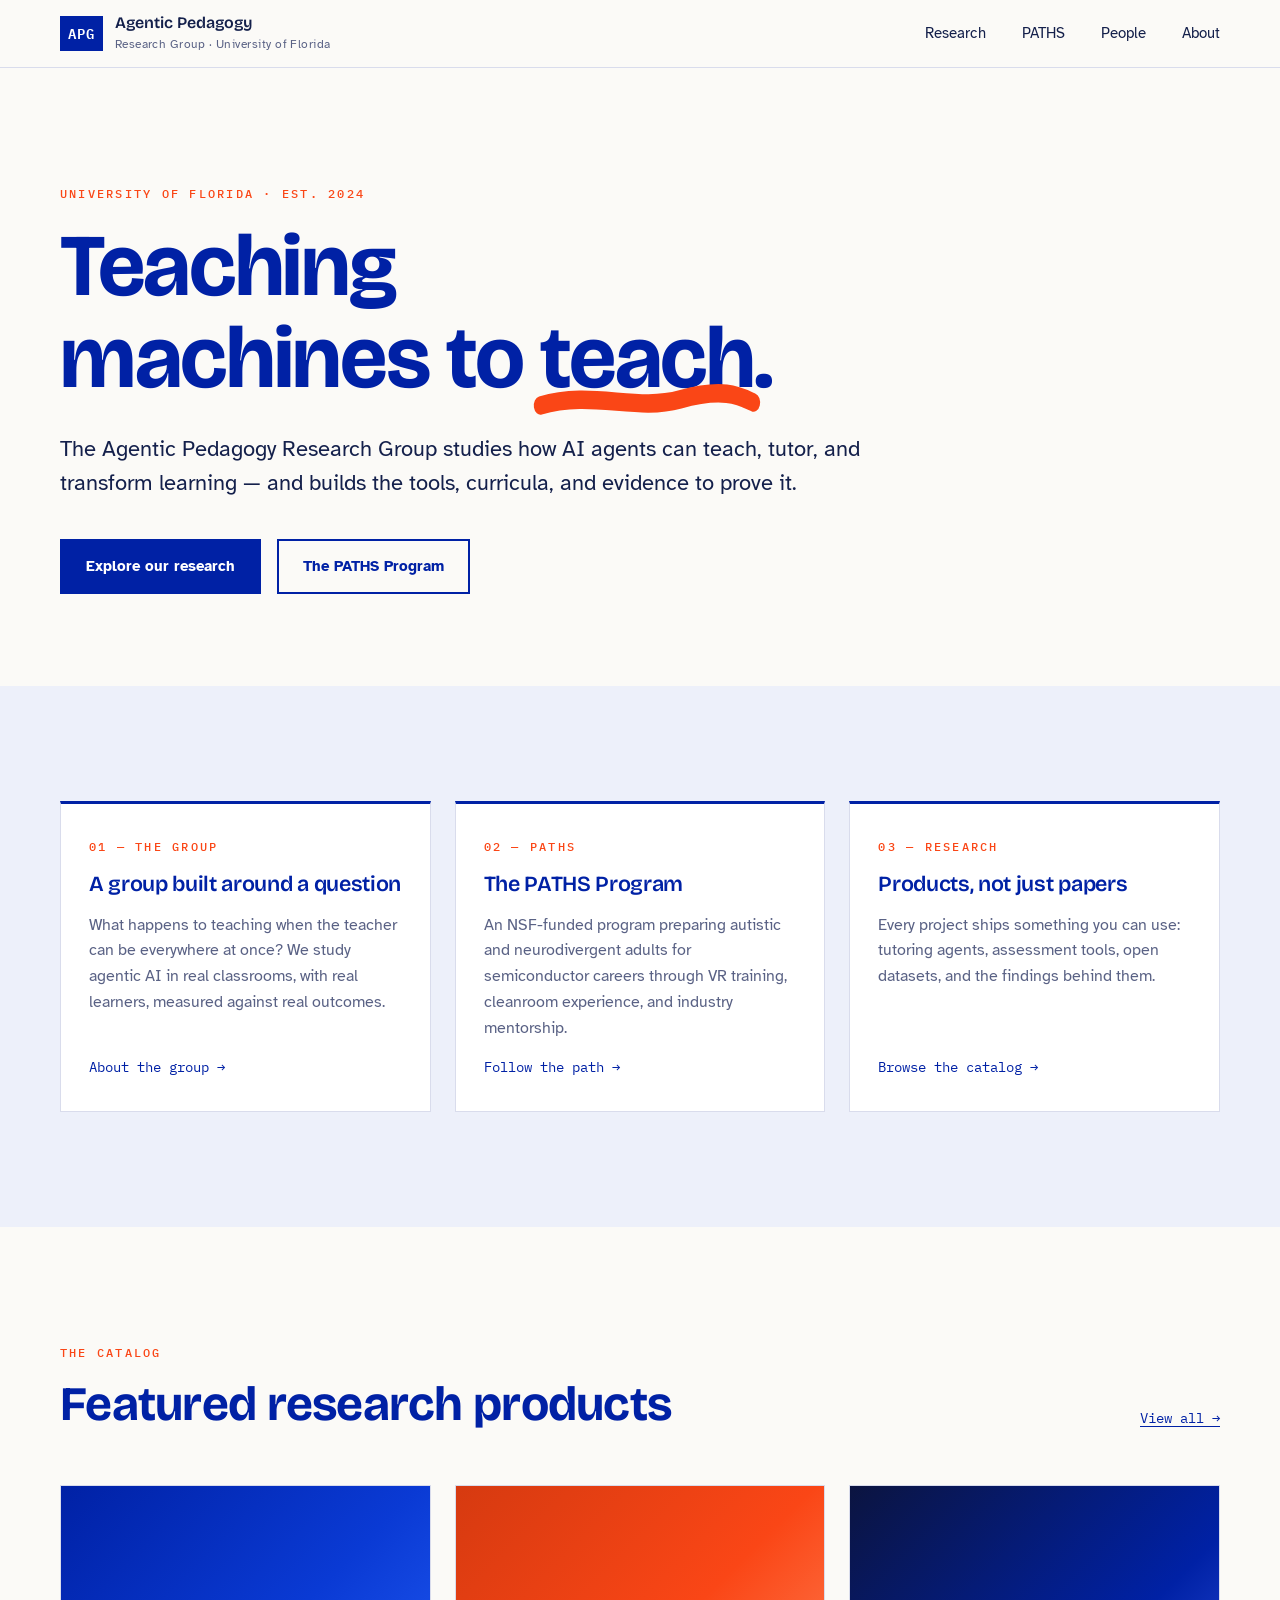
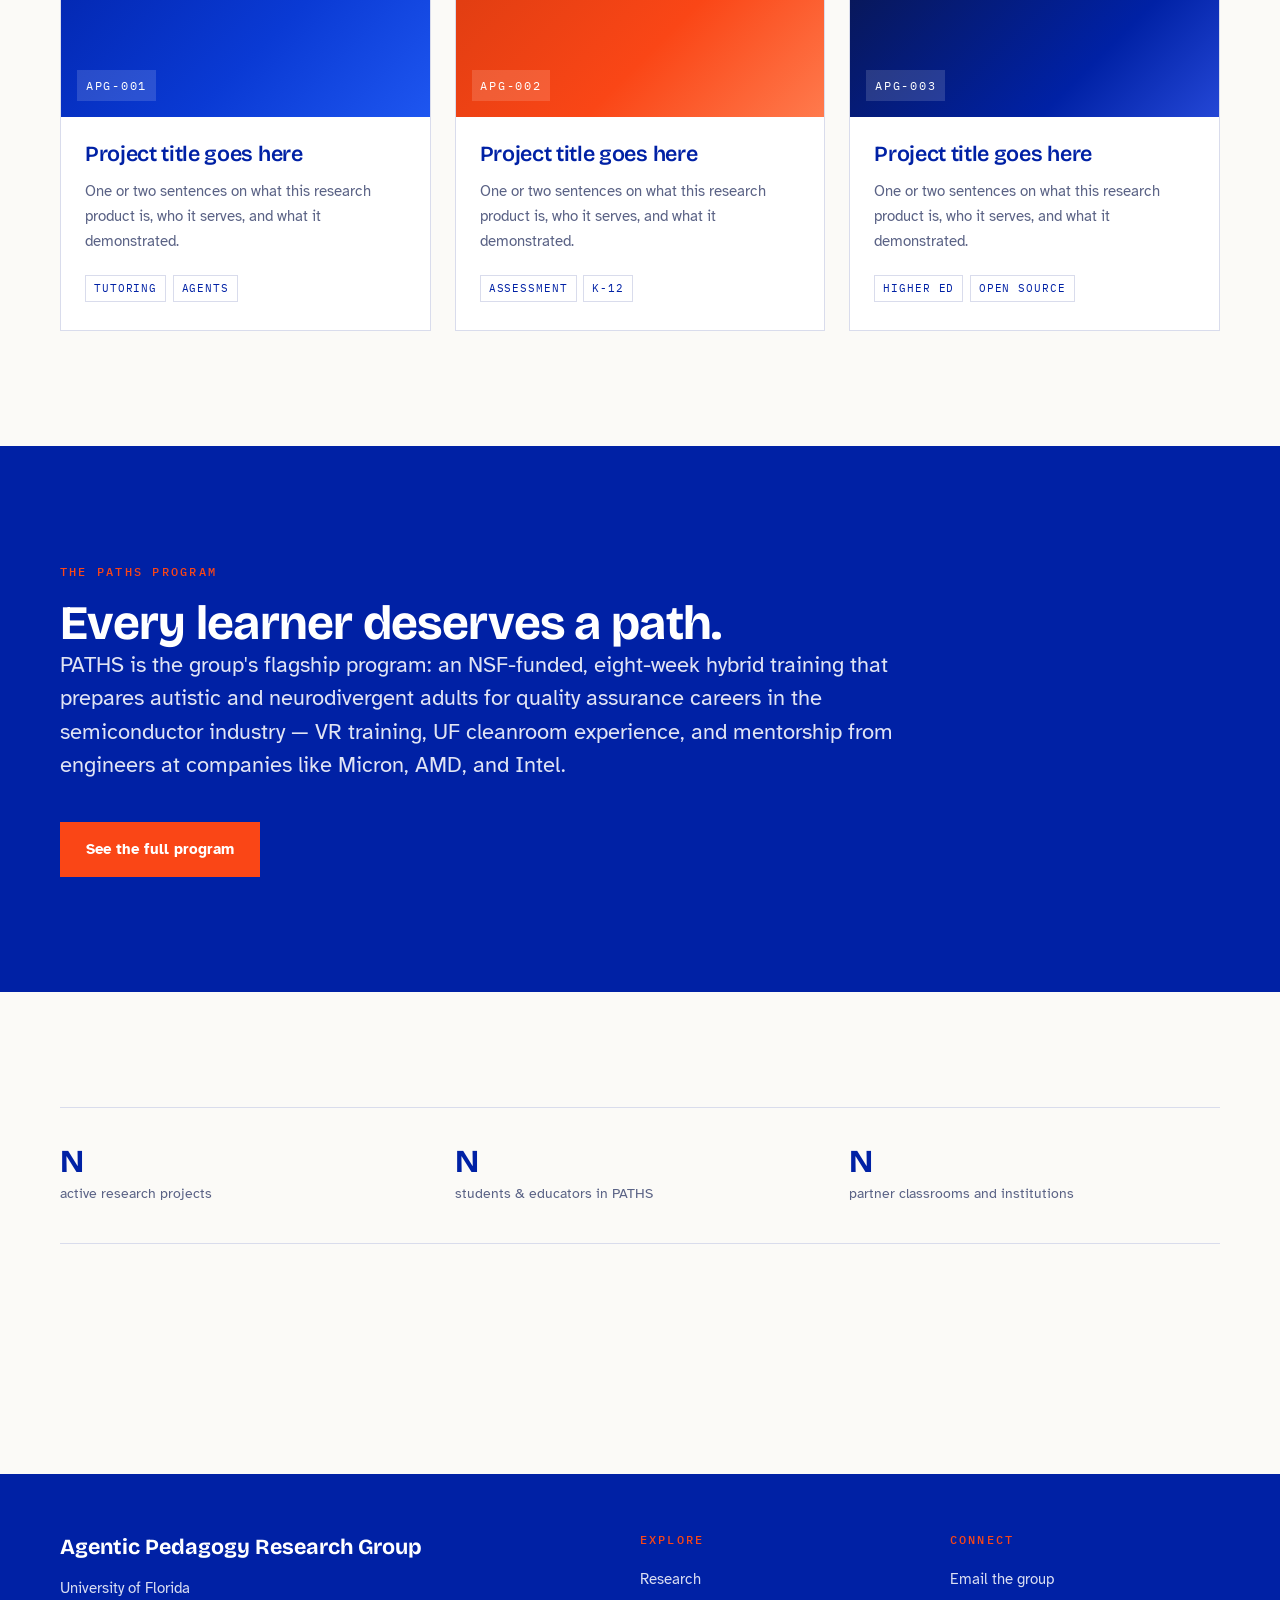
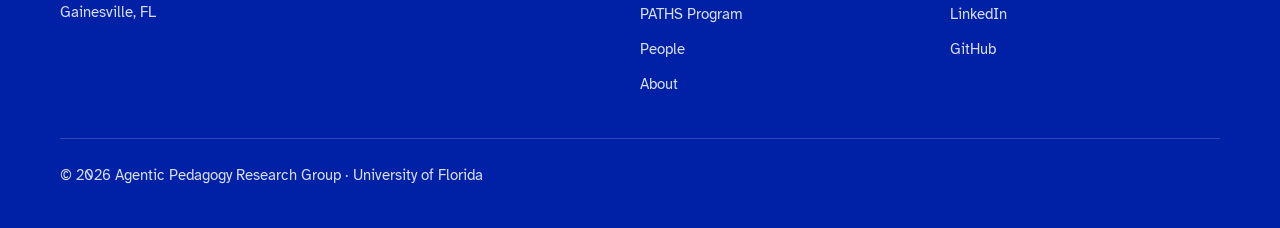
<file: index.html>
<!DOCTYPE html>
<html lang="en">
<head>
  <meta charset="UTF-8" />
  <meta name="viewport" content="width=device-width, initial-scale=1.0" />
  <title>Agentic Pedagogy Research Group — University of Florida</title>
  <meta name="description" content="The Agentic Pedagogy Research Group at the University of Florida studies how AI agents teach, tutor, and transform learning — and builds the tools to prove it." />
  <link rel="preconnect" href="https://fonts.googleapis.com" />
  <link rel="preconnect" href="https://fonts.gstatic.com" crossorigin />
  <link href="https://fonts.googleapis.com/css2?family=Atkinson+Hyperlegible:ital,wght@0,400;0,700;1,400&family=Bricolage+Grotesque:opsz,wght@12..96,400..800&family=IBM+Plex+Mono:wght@400;500;600&display=swap" rel="stylesheet" />
  <link rel="stylesheet" href="css/site.css" />
</head>
<body>

  <header class="site-header">
    <div class="wrap">
      <a class="wordmark" href="index.html">
        <span class="wordmark-badge">APG</span>
        <span class="wordmark-text">
          <strong>Agentic Pedagogy</strong>
          <span>Research Group · University of Florida</span>
        </span>
      </a>
      <button class="nav-toggle" aria-expanded="false" aria-controls="site-nav">Menu</button>
      <nav class="site-nav" id="site-nav" aria-label="Primary">
        <ul>
          <li><a href="research.html">Research</a></li>
          <li><a href="paths.html">PATHS</a></li>
          <li><a href="people.html">People</a></li>
          <li><a href="about.html">About</a></li>
        </ul>
      </nav>
    </div>
  </header>

  <main>

    <!-- ================= HERO ================= -->
    <section class="hero">
      <div class="wrap">
        <span class="eyebrow">University of Florida · Est. 2024</span>
        <h1 class="display">
          Teaching machines to
          <span class="path-underline">teach<svg viewBox="0 0 100 10" aria-hidden="true" preserveAspectRatio="none"><path d="M2 7 C 25 2, 45 9, 65 5 S 92 4, 98 6" /></svg></span>.
        </h1>
        <p class="lede">
          The Agentic Pedagogy Research Group studies how AI agents can teach, tutor, and
          transform learning — and builds the tools, curricula, and evidence
          to prove it.
        </p>
        <div class="hero-actions">
          <a class="btn btn-primary" href="research.html">Explore our research</a>
          <a class="btn btn-ghost" href="paths.html">The PATHS Program</a>
        </div>
      </div>
    </section>

    <!-- ================= PILLARS ================= -->
    <section class="section band-tint">
      <div class="wrap">
        <div class="pillars">
          <a class="pillar reveal" href="about.html">
            <span class="eyebrow">01 — The Group</span>
            <h3>A group built around a question</h3>
            <p>
              What happens to teaching when the teacher can be everywhere at
              once? We study agentic AI in real classrooms, with real learners,
              measured against real outcomes.
            </p>
            <span class="pillar-go">About the group &rarr;</span>
          </a>
          <a class="pillar reveal" href="paths.html">
            <span class="eyebrow">02 — PATHS</span>
            <h3>The PATHS Program</h3>
            <p>
              An NSF-funded program preparing autistic and neurodivergent
              adults for semiconductor careers through VR training, cleanroom
              experience, and industry mentorship.
            </p>
            <span class="pillar-go">Follow the path &rarr;</span>
          </a>
          <a class="pillar reveal" href="research.html">
            <span class="eyebrow">03 — Research</span>
            <h3>Products, not just papers</h3>
            <p>
              Every project ships something you can use: tutoring agents,
              assessment tools, open datasets, and the findings behind them.
            </p>
            <span class="pillar-go">Browse the catalog &rarr;</span>
          </a>
        </div>
      </div>
    </section>

    <!-- ================= FEATURED RESEARCH ================= -->
    <section class="section">
      <div class="wrap">
        <div class="section-head">
          <div>
            <span class="eyebrow">The Catalog</span>
            <h2>Featured research products</h2>
          </div>
          <a class="more" href="research.html">View all &rarr;</a>
        </div>

        <!-- PLACEHOLDER PROJECTS: replace title, blurb, tags, and link for each -->
        <div class="card-grid">
          <a class="card reveal" href="research.html">
            <div class="card-media"><span class="code">APG-001</span></div>
            <div class="card-body">
              <h3>Project title goes here</h3>
              <p>One or two sentences on what this research product is, who it serves, and what it demonstrated.</p>
              <div class="tags"><span class="tag">Tutoring</span><span class="tag">Agents</span></div>
            </div>
          </a>
          <a class="card reveal" href="research.html">
            <div class="card-media"><span class="code">APG-002</span></div>
            <div class="card-body">
              <h3>Project title goes here</h3>
              <p>One or two sentences on what this research product is, who it serves, and what it demonstrated.</p>
              <div class="tags"><span class="tag">Assessment</span><span class="tag">K-12</span></div>
            </div>
          </a>
          <a class="card reveal" href="research.html">
            <div class="card-media"><span class="code">APG-003</span></div>
            <div class="card-body">
              <h3>Project title goes here</h3>
              <p>One or two sentences on what this research product is, who it serves, and what it demonstrated.</p>
              <div class="tags"><span class="tag">Higher Ed</span><span class="tag">Open Source</span></div>
            </div>
          </a>
        </div>
      </div>
    </section>

    <!-- ================= PATHS BAND ================= -->
    <section class="section band-dark">
      <div class="wrap">
        <span class="eyebrow">The PATHS Program</span>
        <h2>Every learner deserves a path.</h2>
        <p class="lede">
          PATHS is the group's flagship program: an NSF-funded, eight-week
          hybrid training that prepares autistic and neurodivergent adults for
          quality assurance careers in the semiconductor industry — VR
          training, UF cleanroom experience, and mentorship from engineers at
          companies like Micron, AMD, and Intel.
        </p>
        <div class="hero-actions">
          <a class="btn btn-primary" href="paths.html">See the full program</a>
        </div>
      </div>
    </section>

    <!-- ================= FACTS STRIP ================= -->
    <section class="section">
      <div class="wrap">
        <!-- PLACEHOLDER STATS: swap in real numbers -->
        <div class="facts reveal">
          <div class="fact"><strong>N</strong><span>active research projects</span></div>
          <div class="fact"><strong>N</strong><span>students &amp; educators in PATHS</span></div>
          <div class="fact"><strong>N</strong><span>partner classrooms and institutions</span></div>
        </div>
      </div>
    </section>

  </main>

  <footer class="site-footer">
    <div class="wrap">
      <div class="footer-brand">
        <strong>Agentic Pedagogy Research Group</strong>
        <p>
          University of Florida<br />
          <!-- TODO: college / building / room -->
          Gainesville, FL
        </p>
      </div>
      <div>
        <h4>Explore</h4>
        <ul>
          <li><a href="research.html">Research</a></li>
          <li><a href="paths.html">PATHS Program</a></li>
          <li><a href="people.html">People</a></li>
          <li><a href="about.html">About</a></li>
        </ul>
      </div>
      <div>
        <h4>Connect</h4>
        <ul>
          <!-- TODO: real contact + social links -->
          <li><a href="mailto:hello@example.ufl.edu">Email the group</a></li>
          <li><a href="#">LinkedIn</a></li>
          <li><a href="#">GitHub</a></li>
        </ul>
      </div>
      <p class="footer-legal">&copy; 2026 Agentic Pedagogy Research Group · University of Florida</p>
    </div>
  </footer>

  <script src="js/main.js"></script>
</body>
</html>
</file>
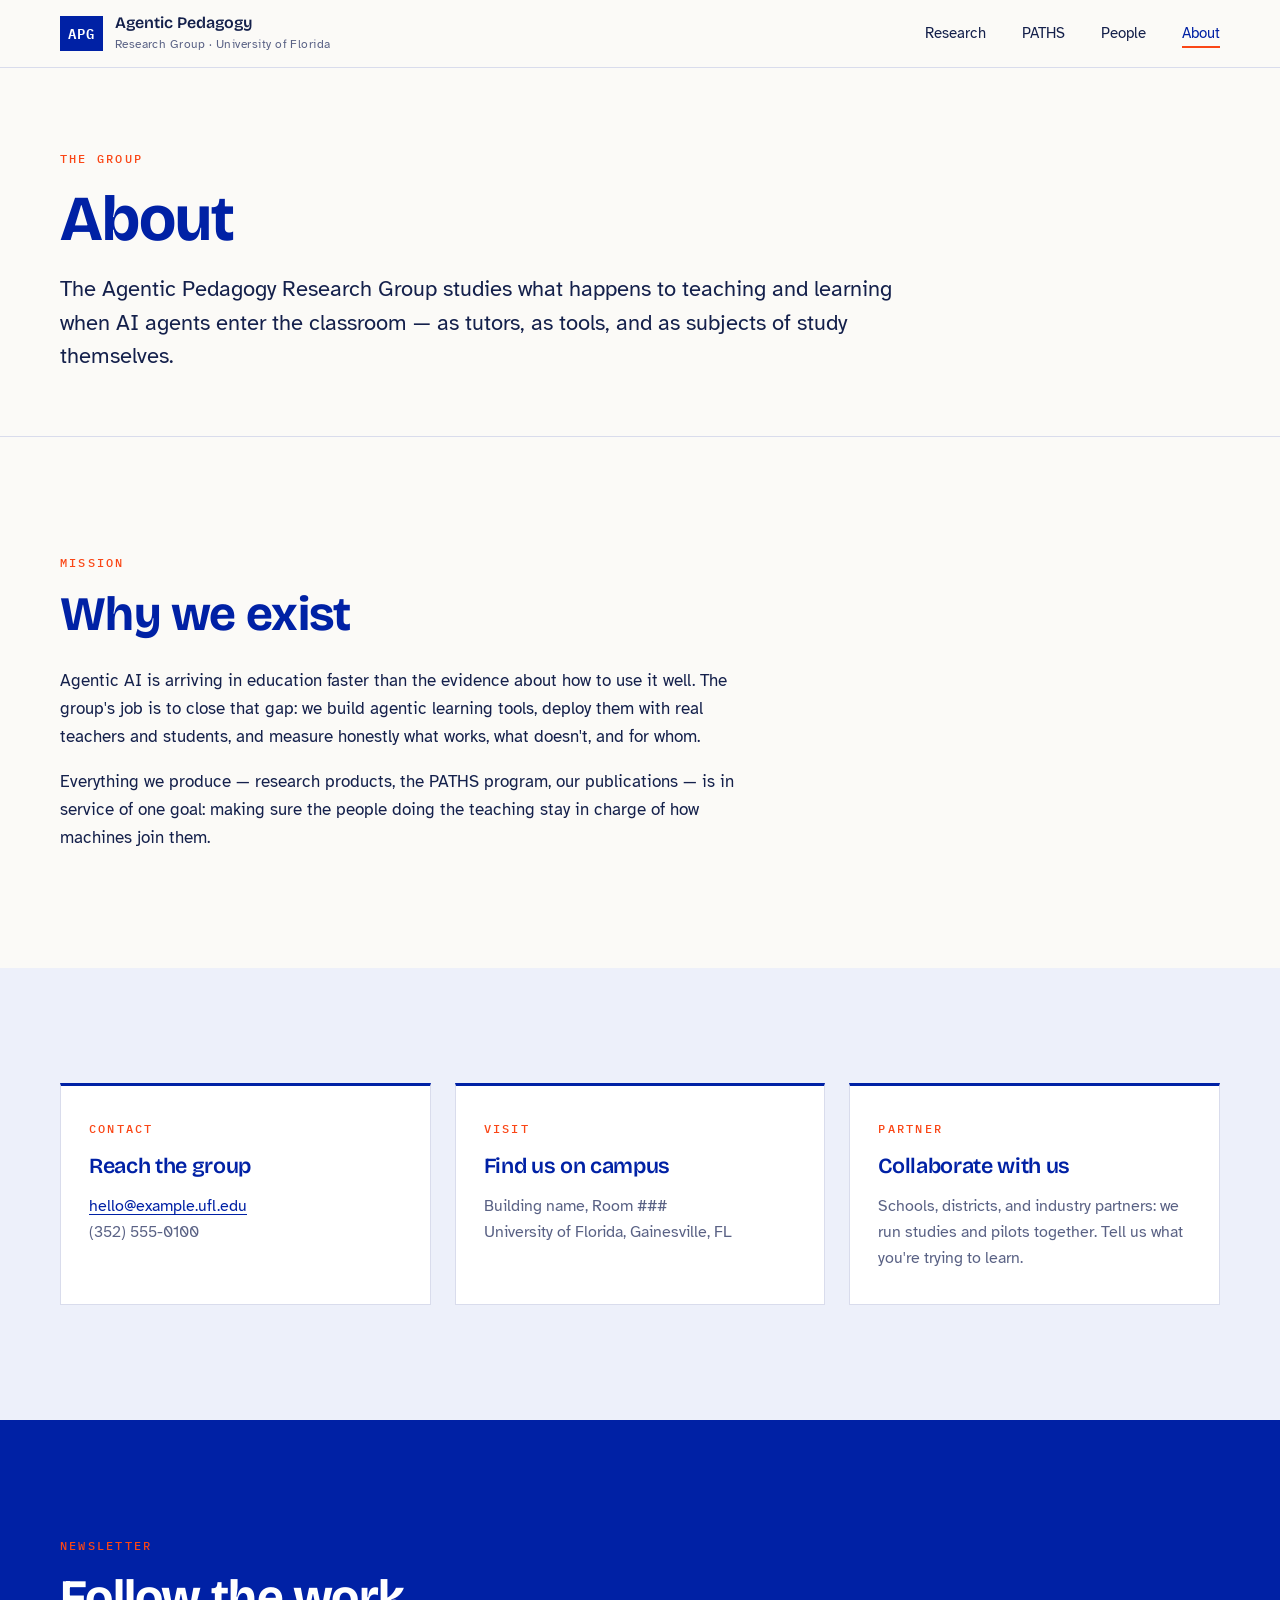
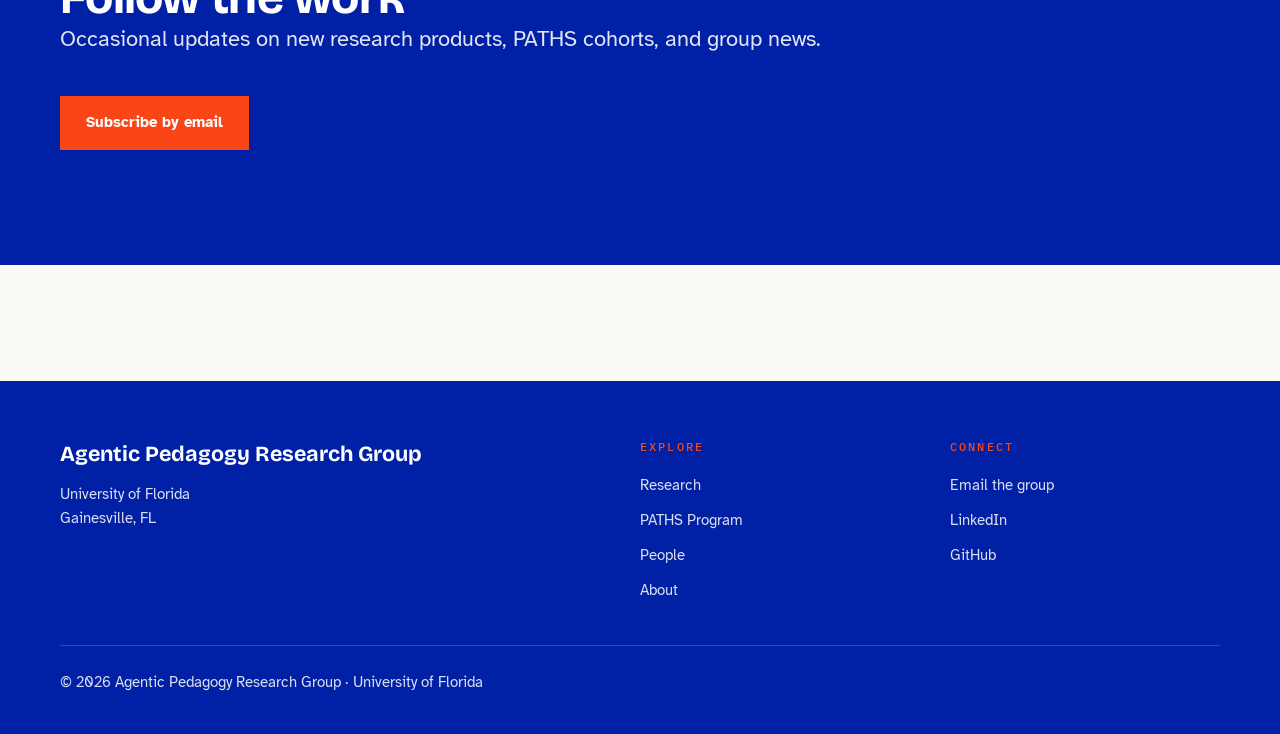
<file: about.html>
<!DOCTYPE html>
<html lang="en">
<head>
  <meta charset="UTF-8" />
  <meta name="viewport" content="width=device-width, initial-scale=1.0" />
  <title>About — Agentic Pedagogy Research Group</title>
  <meta name="description" content="About the Agentic Pedagogy Research Group at the University of Florida: mission, contact, and how to visit." />
  <link rel="preconnect" href="https://fonts.googleapis.com" />
  <link rel="preconnect" href="https://fonts.gstatic.com" crossorigin />
  <link href="https://fonts.googleapis.com/css2?family=Atkinson+Hyperlegible:ital,wght@0,400;0,700;1,400&family=Bricolage+Grotesque:opsz,wght@12..96,400..800&family=IBM+Plex+Mono:wght@400;500;600&display=swap" rel="stylesheet" />
  <link rel="stylesheet" href="css/site.css" />
</head>
<body>

  <header class="site-header">
    <div class="wrap">
      <a class="wordmark" href="index.html">
        <span class="wordmark-badge">APG</span>
        <span class="wordmark-text">
          <strong>Agentic Pedagogy</strong>
          <span>Research Group · University of Florida</span>
        </span>
      </a>
      <button class="nav-toggle" aria-expanded="false" aria-controls="site-nav">Menu</button>
      <nav class="site-nav" id="site-nav" aria-label="Primary">
        <ul>
          <li><a href="research.html">Research</a></li>
          <li><a href="paths.html">PATHS</a></li>
          <li><a href="people.html">People</a></li>
          <li><a href="about.html" aria-current="page">About</a></li>
        </ul>
      </nav>
    </div>
  </header>

  <main>

    <section class="page-hero">
      <div class="wrap">
        <span class="eyebrow">The Group</span>
        <h1>About</h1>
        <p class="lede">
          The Agentic Pedagogy Research Group studies what happens to teaching and
          learning when AI agents enter the classroom — as tutors, as tools,
          and as subjects of study themselves.
        </p>
      </div>
    </section>

    <section class="section">
      <div class="wrap">
        <span class="eyebrow">Mission</span>
        <h2 style="margin-bottom: 1.75rem;">Why we exist</h2>
        <div class="prose">
          <!-- TODO: replace with the group's real mission statement -->
          <p>
            Agentic AI is arriving in education faster than the evidence about
            how to use it well. The group's job is to close that gap: we build
            agentic learning tools, deploy them with real teachers and
            students, and measure honestly what works, what doesn't, and for
            whom.
          </p>
          <p>
            Everything we produce — research products, the PATHS program, our
            publications — is in service of one goal: making sure the people
            doing the teaching stay in charge of how machines join them.
          </p>
        </div>
      </div>
    </section>

    <section class="section band-tint">
      <div class="wrap">
        <div class="pillars">
          <div class="pillar reveal">
            <span class="eyebrow">Contact</span>
            <h3>Reach the group</h3>
            <p>
              <!-- TODO: real contact details -->
              <a href="mailto:hello@example.ufl.edu">hello@example.ufl.edu</a><br />
              (352) 555-0100
            </p>
          </div>
          <div class="pillar reveal">
            <span class="eyebrow">Visit</span>
            <h3>Find us on campus</h3>
            <p>
              <!-- TODO: building, room, directions link -->
              Building name, Room ###<br />
              University of Florida, Gainesville, FL
            </p>
          </div>
          <div class="pillar reveal">
            <span class="eyebrow">Partner</span>
            <h3>Collaborate with us</h3>
            <p>
              <!-- TODO: partnership / sponsorship copy -->
              Schools, districts, and industry partners: we run studies and
              pilots together. Tell us what you're trying to learn.
            </p>
          </div>
        </div>
      </div>
    </section>

    <section class="section band-dark">
      <div class="wrap">
        <span class="eyebrow">Newsletter</span>
        <h2>Follow the work</h2>
        <p class="lede">
          <!-- TODO: wire up a real signup form or mailing list link -->
          Occasional updates on new research products, PATHS cohorts, and
          group news.
        </p>
        <div class="hero-actions">
          <a class="btn btn-primary" href="mailto:hello@example.ufl.edu">Subscribe by email</a>
        </div>
      </div>
    </section>

  </main>

  <footer class="site-footer">
    <div class="wrap">
      <div class="footer-brand">
        <strong>Agentic Pedagogy Research Group</strong>
        <p>
          University of Florida<br />
          Gainesville, FL
        </p>
      </div>
      <div>
        <h4>Explore</h4>
        <ul>
          <li><a href="research.html">Research</a></li>
          <li><a href="paths.html">PATHS Program</a></li>
          <li><a href="people.html">People</a></li>
          <li><a href="about.html">About</a></li>
        </ul>
      </div>
      <div>
        <h4>Connect</h4>
        <ul>
          <li><a href="mailto:hello@example.ufl.edu">Email the group</a></li>
          <li><a href="#">LinkedIn</a></li>
          <li><a href="#">GitHub</a></li>
        </ul>
      </div>
      <p class="footer-legal">&copy; 2026 Agentic Pedagogy Research Group · University of Florida</p>
    </div>
  </footer>

  <script src="js/main.js"></script>
</body>
</html>
</file>
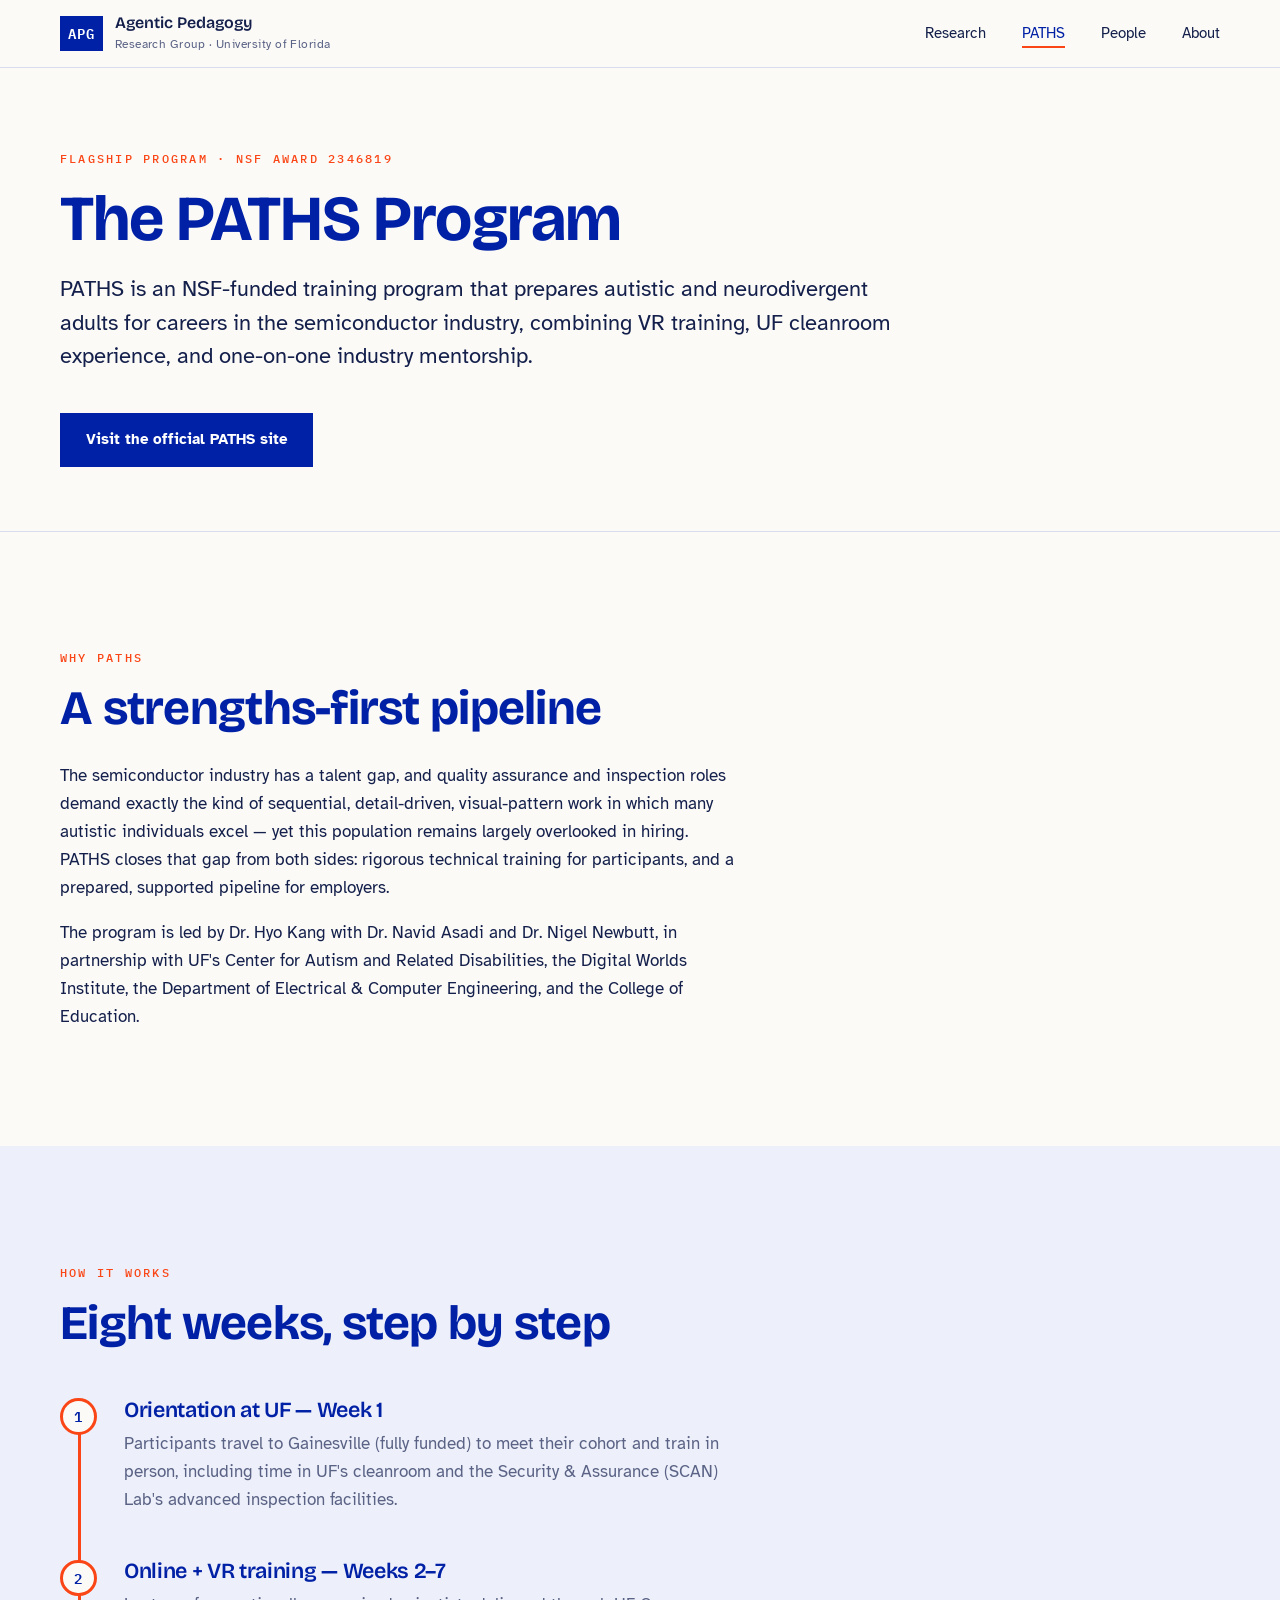
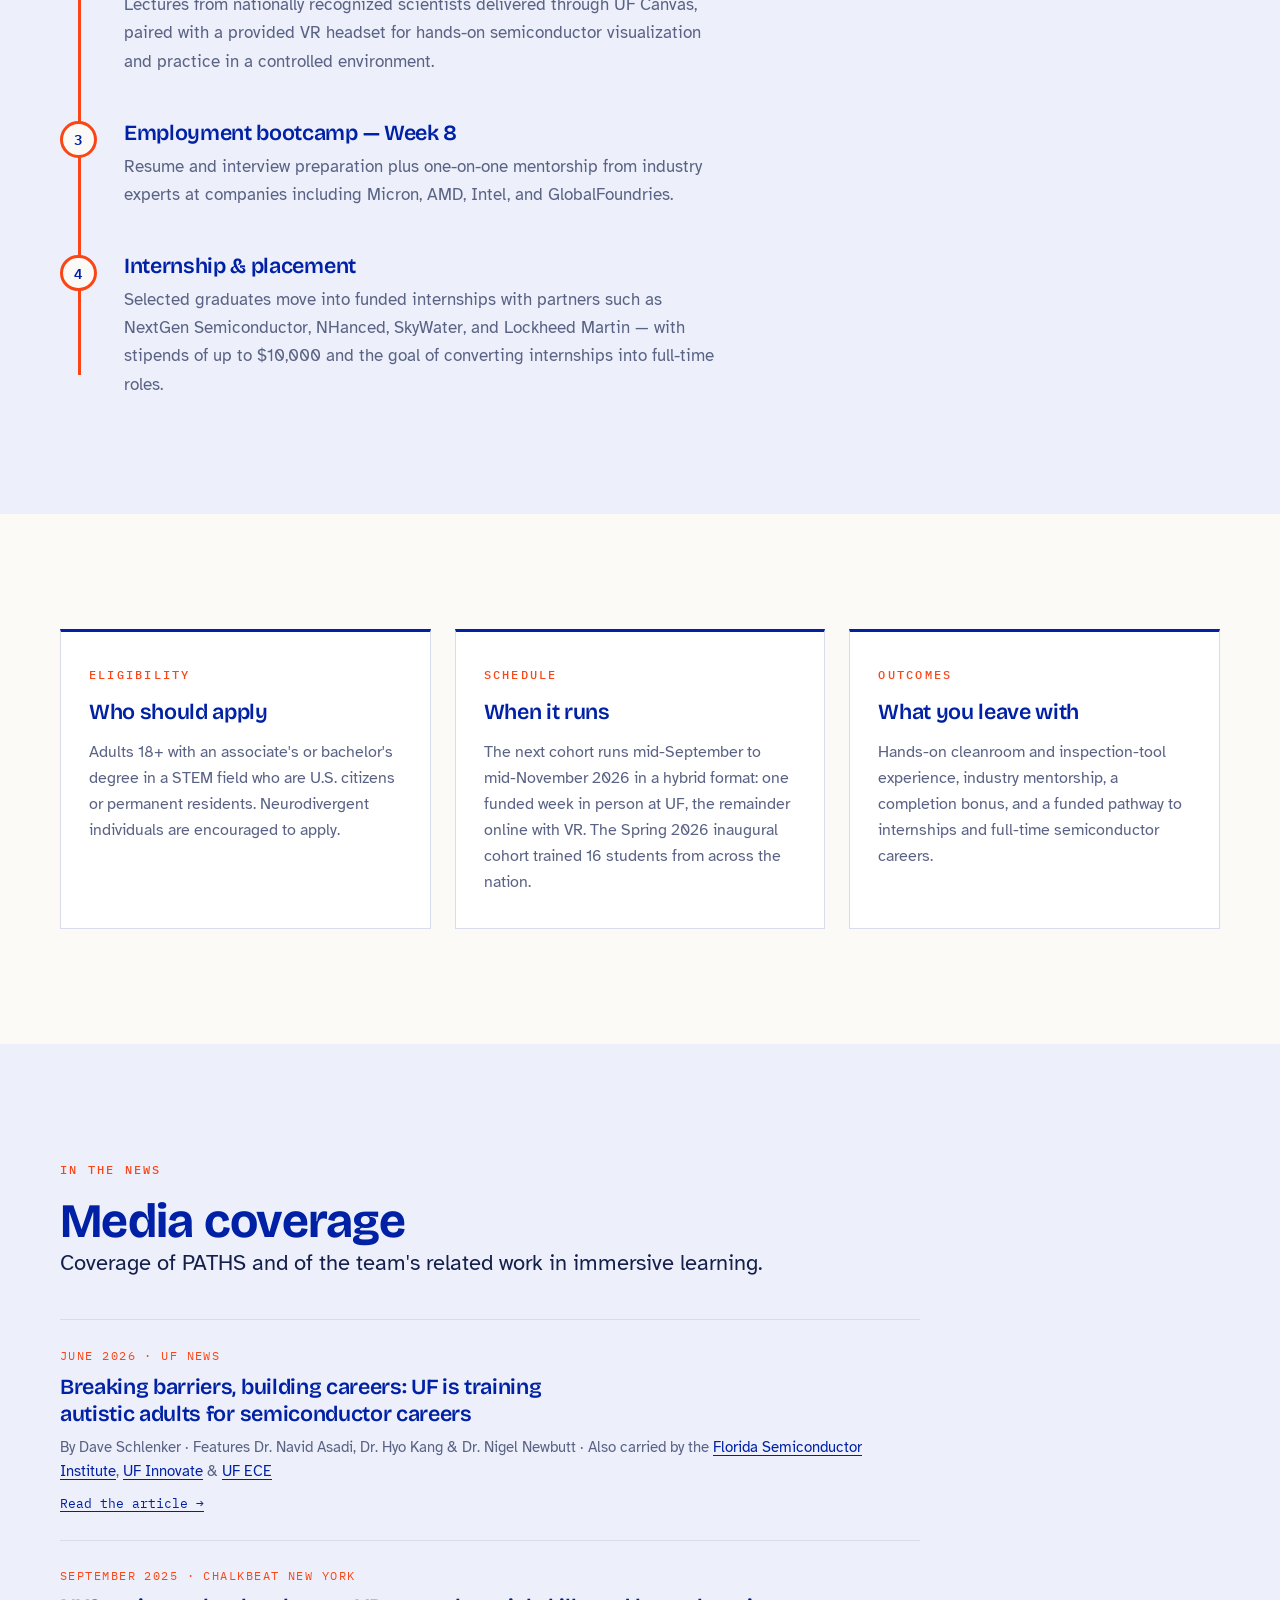
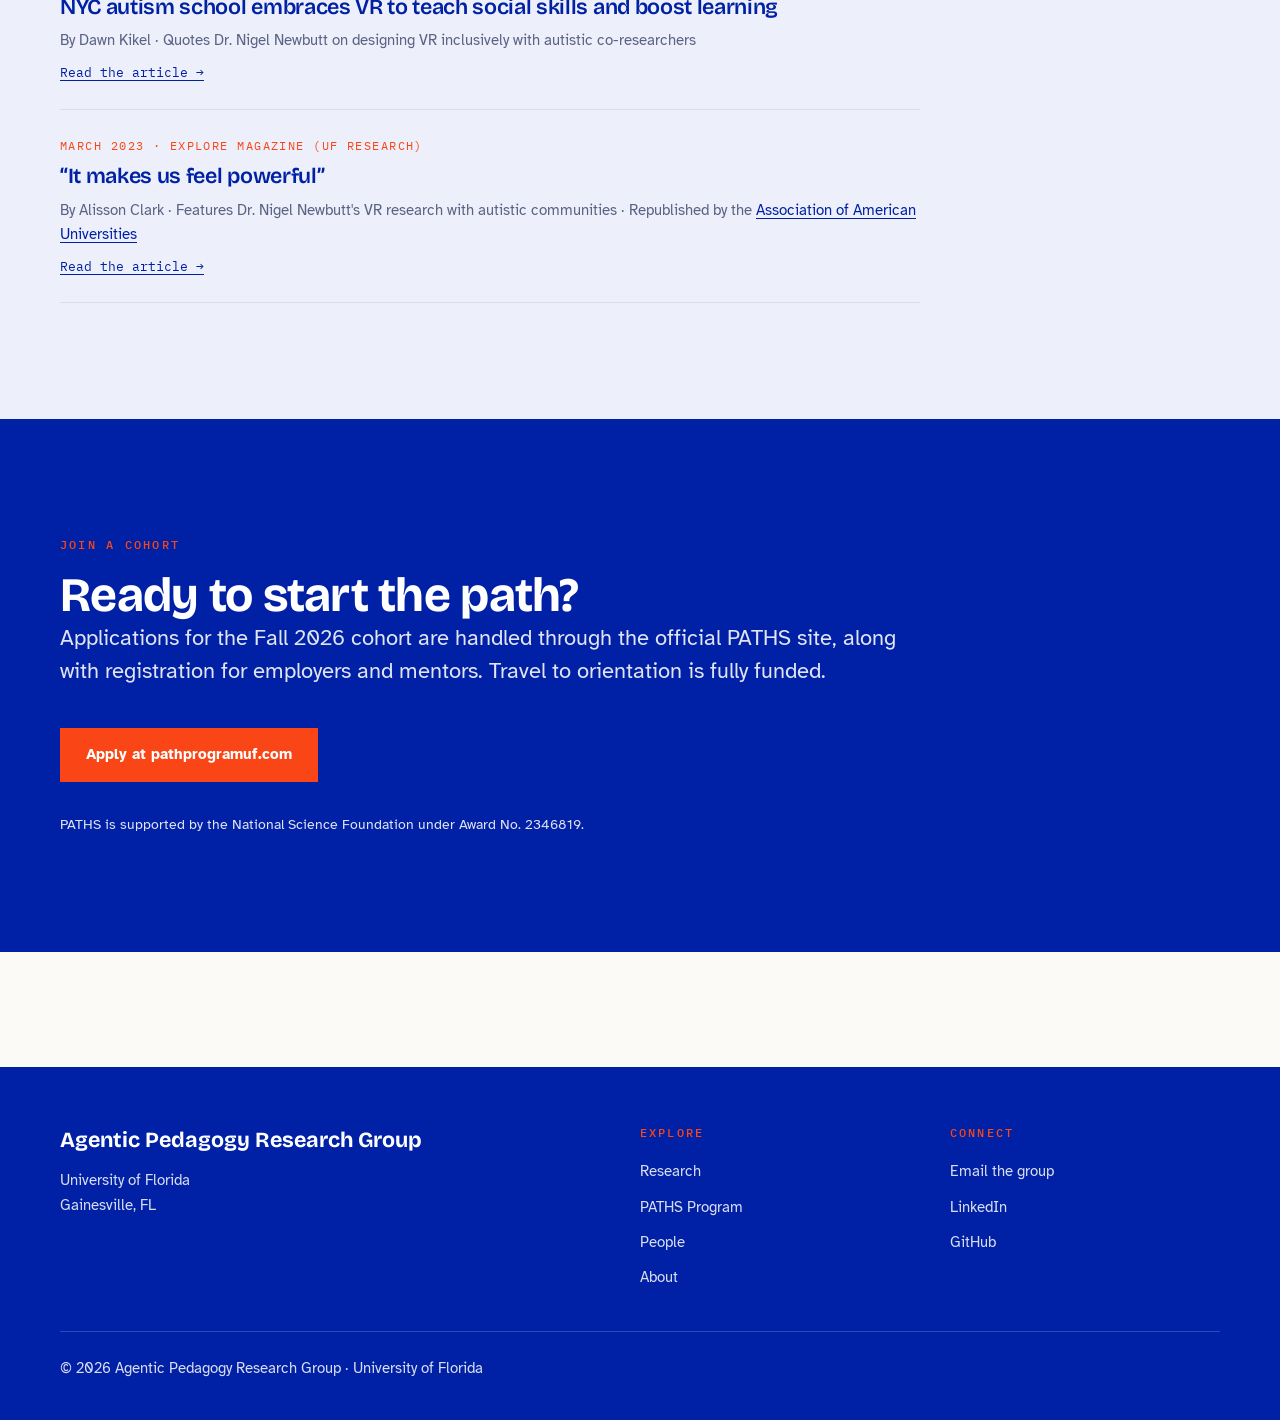
<file: paths.html>
<!DOCTYPE html>
<html lang="en">
<head>
  <meta charset="UTF-8" />
  <meta name="viewport" content="width=device-width, initial-scale=1.0" />
  <title>The PATHS Program — Agentic Pedagogy Research Group</title>
  <meta name="description" content="PATHS is an NSF-funded University of Florida program preparing autistic and neurodivergent adults for semiconductor careers through VR training, cleanroom experience, and industry mentorship." />
  <link rel="preconnect" href="https://fonts.googleapis.com" />
  <link rel="preconnect" href="https://fonts.gstatic.com" crossorigin />
  <link href="https://fonts.googleapis.com/css2?family=Atkinson+Hyperlegible:ital,wght@0,400;0,700;1,400&family=Bricolage+Grotesque:opsz,wght@12..96,400..800&family=IBM+Plex+Mono:wght@400;500;600&display=swap" rel="stylesheet" />
  <link rel="stylesheet" href="css/site.css" />
</head>
<body>

  <header class="site-header">
    <div class="wrap">
      <a class="wordmark" href="index.html">
        <span class="wordmark-badge">APG</span>
        <span class="wordmark-text">
          <strong>Agentic Pedagogy</strong>
          <span>Research Group · University of Florida</span>
        </span>
      </a>
      <button class="nav-toggle" aria-expanded="false" aria-controls="site-nav">Menu</button>
      <nav class="site-nav" id="site-nav" aria-label="Primary">
        <ul>
          <li><a href="research.html">Research</a></li>
          <li><a href="paths.html" aria-current="page">PATHS</a></li>
          <li><a href="people.html">People</a></li>
          <li><a href="about.html">About</a></li>
        </ul>
      </nav>
    </div>
  </header>

  <main>

    <section class="page-hero">
      <div class="wrap">
        <span class="eyebrow">Flagship Program · NSF Award 2346819</span>
        <h1>The PATHS Program</h1>
        <p class="lede">
          PATHS is an NSF-funded training program that prepares autistic and
          neurodivergent adults for careers in the semiconductor industry,
          combining VR training, UF cleanroom experience, and one-on-one
          industry mentorship.
        </p>
        <div class="hero-actions">
          <a class="btn btn-primary" href="https://www.pathprogramuf.com/">Visit the official PATHS site</a>
        </div>
      </div>
    </section>

    <section class="section">
      <div class="wrap">
        <span class="eyebrow">Why PATHS</span>
        <h2 style="margin-bottom: 1.75rem;">A strengths-first pipeline</h2>
        <div class="prose">
          <p>
            The semiconductor industry has a talent gap, and quality assurance
            and inspection roles demand exactly the kind of sequential,
            detail-driven, visual-pattern work in which many autistic
            individuals excel — yet this population remains largely overlooked
            in hiring. PATHS closes that gap from both sides: rigorous
            technical training for participants, and a prepared, supported
            pipeline for employers.
          </p>
          <p>
            The program is led by Dr. Hyo Kang with Dr. Navid Asadi and
            Dr. Nigel Newbutt, in partnership with UF's Center for Autism and
            Related Disabilities, the Digital Worlds Institute, the Department
            of Electrical &amp; Computer Engineering, and the College of
            Education.
          </p>
        </div>
      </div>
    </section>

    <section class="section band-tint">
      <div class="wrap">
        <span class="eyebrow">How it works</span>
        <h2>Eight weeks, step by step</h2>
        <ol class="path-steps">
          <li class="path-step reveal">
            <span class="node">1</span>
            <h3>Orientation at UF — Week 1</h3>
            <p>Participants travel to Gainesville (fully funded) to meet their cohort and train in person, including time in UF's cleanroom and the Security &amp; Assurance (SCAN) Lab's advanced inspection facilities.</p>
          </li>
          <li class="path-step reveal">
            <span class="node">2</span>
            <h3>Online + VR training — Weeks 2&ndash;7</h3>
            <p>Lectures from nationally recognized scientists delivered through UF Canvas, paired with a provided VR headset for hands-on semiconductor visualization and practice in a controlled environment.</p>
          </li>
          <li class="path-step reveal">
            <span class="node">3</span>
            <h3>Employment bootcamp — Week 8</h3>
            <p>Resume and interview preparation plus one-on-one mentorship from industry experts at companies including Micron, AMD, Intel, and GlobalFoundries.</p>
          </li>
          <li class="path-step reveal">
            <span class="node">4</span>
            <h3>Internship &amp; placement</h3>
            <p>Selected graduates move into funded internships with partners such as NextGen Semiconductor, NHanced, SkyWater, and Lockheed Martin — with stipends of up to $10,000 and the goal of converting internships into full-time roles.</p>
          </li>
        </ol>
      </div>
    </section>

    <section class="section">
      <div class="wrap">
        <div class="pillars">
          <div class="pillar reveal">
            <span class="eyebrow">Eligibility</span>
            <h3>Who should apply</h3>
            <p>Adults 18+ with an associate's or bachelor's degree in a STEM field who are U.S. citizens or permanent residents. Neurodivergent individuals are encouraged to apply.</p>
          </div>
          <div class="pillar reveal">
            <span class="eyebrow">Schedule</span>
            <h3>When it runs</h3>
            <p>The next cohort runs mid-September to mid-November 2026 in a hybrid format: one funded week in person at UF, the remainder online with VR. The Spring 2026 inaugural cohort trained 16 students from across the nation.</p>
          </div>
          <div class="pillar reveal">
            <span class="eyebrow">Outcomes</span>
            <h3>What you leave with</h3>
            <p>Hands-on cleanroom and inspection-tool experience, industry mentorship, a completion bonus, and a funded pathway to internships and full-time semiconductor careers.</p>
          </div>
        </div>
      </div>
    </section>

    <section class="section band-tint">
      <div class="wrap">
        <span class="eyebrow">In the news</span>
        <h2>Media coverage</h2>
        <p class="lede">Coverage of PATHS and of the team's related work in immersive learning.</p>
        <ol class="pub-list">
          <li class="pub reveal">
            <span class="pub-meta">June 2026 · UF News</span>
            <h3><a href="https://news.ufl.edu/2026/06/training-autistic-adults/">Breaking barriers, building careers: UF is training autistic adults for semiconductor careers</a></h3>
            <p class="pub-authors">By Dave Schlenker · Features Dr. Navid Asadi, Dr. Hyo Kang &amp; Dr. Nigel Newbutt · Also carried by the <a href="https://fsi.institute.ufl.edu/breaking-barriers-building-careers-uf-is-training-autistic-adults-for-semiconductor-careers/">Florida Semiconductor Institute</a>, <a href="https://innovate.research.ufl.edu/training-autistic-adults/">UF Innovate</a> &amp; <a href="https://ece.ufl.edu/2026/06/08/breaking-barriers-building-careers-uf-is-training-autistic-adults-for-semiconductor-careers/">UF ECE</a></p>
            <div class="pub-links">
              <a href="https://news.ufl.edu/2026/06/training-autistic-adults/">Read the article &rarr;</a>
            </div>
          </li>
          <li class="pub reveal">
            <span class="pub-meta">September 2025 · Chalkbeat New York</span>
            <h3><a href="https://www.chalkbeat.org/newyork/2025/09/11/nyc-autism-charter-school-uses-vr-for-social-skill-learning/">NYC autism school embraces VR to teach social skills and boost learning</a></h3>
            <p class="pub-authors">By Dawn Kikel · Quotes Dr. Nigel Newbutt on designing VR inclusively with autistic co-researchers</p>
            <div class="pub-links">
              <a href="https://www.chalkbeat.org/newyork/2025/09/11/nyc-autism-charter-school-uses-vr-for-social-skill-learning/">Read the article &rarr;</a>
            </div>
          </li>
          <li class="pub reveal">
            <span class="pub-meta">March 2023 · Explore Magazine (UF Research)</span>
            <h3><a href="https://explore.research.ufl.edu/vr-and-autism.html">&ldquo;It makes us feel powerful&rdquo;</a></h3>
            <p class="pub-authors">By Alisson Clark · Features Dr. Nigel Newbutt's VR research with autistic communities · Republished by the <a href="https://www.aau.edu/research-scholarship/featured-research-topics/it-makes-us-feel-powerful-unlocking-virtual-reality">Association of American Universities</a></p>
            <div class="pub-links">
              <a href="https://explore.research.ufl.edu/vr-and-autism.html">Read the article &rarr;</a>
            </div>
          </li>
        </ol>
      </div>
    </section>

    <section class="section band-dark">
      <div class="wrap">
        <span class="eyebrow">Join a cohort</span>
        <h2>Ready to start the path?</h2>
        <p class="lede">
          Applications for the Fall 2026 cohort are handled through the
          official PATHS site, along with registration for employers and
          mentors. Travel to orientation is fully funded.
        </p>
        <div class="hero-actions">
          <a class="btn btn-primary" href="https://www.pathprogramuf.com/">Apply at pathprogramuf.com</a>
        </div>
        <p style="margin-top: 2rem; font-size: 0.85rem;">
          PATHS is supported by the National Science Foundation under Award
          No. 2346819.
        </p>
      </div>
    </section>

  </main>

  <footer class="site-footer">
    <div class="wrap">
      <div class="footer-brand">
        <strong>Agentic Pedagogy Research Group</strong>
        <p>
          University of Florida<br />
          Gainesville, FL
        </p>
      </div>
      <div>
        <h4>Explore</h4>
        <ul>
          <li><a href="research.html">Research</a></li>
          <li><a href="paths.html">PATHS Program</a></li>
          <li><a href="people.html">People</a></li>
          <li><a href="about.html">About</a></li>
        </ul>
      </div>
      <div>
        <h4>Connect</h4>
        <ul>
          <li><a href="mailto:hello@example.ufl.edu">Email the group</a></li>
          <li><a href="#">LinkedIn</a></li>
          <li><a href="#">GitHub</a></li>
        </ul>
      </div>
      <p class="footer-legal">&copy; 2026 Agentic Pedagogy Research Group · University of Florida</p>
    </div>
  </footer>

  <script src="js/main.js"></script>
</body>
</html>
</file>
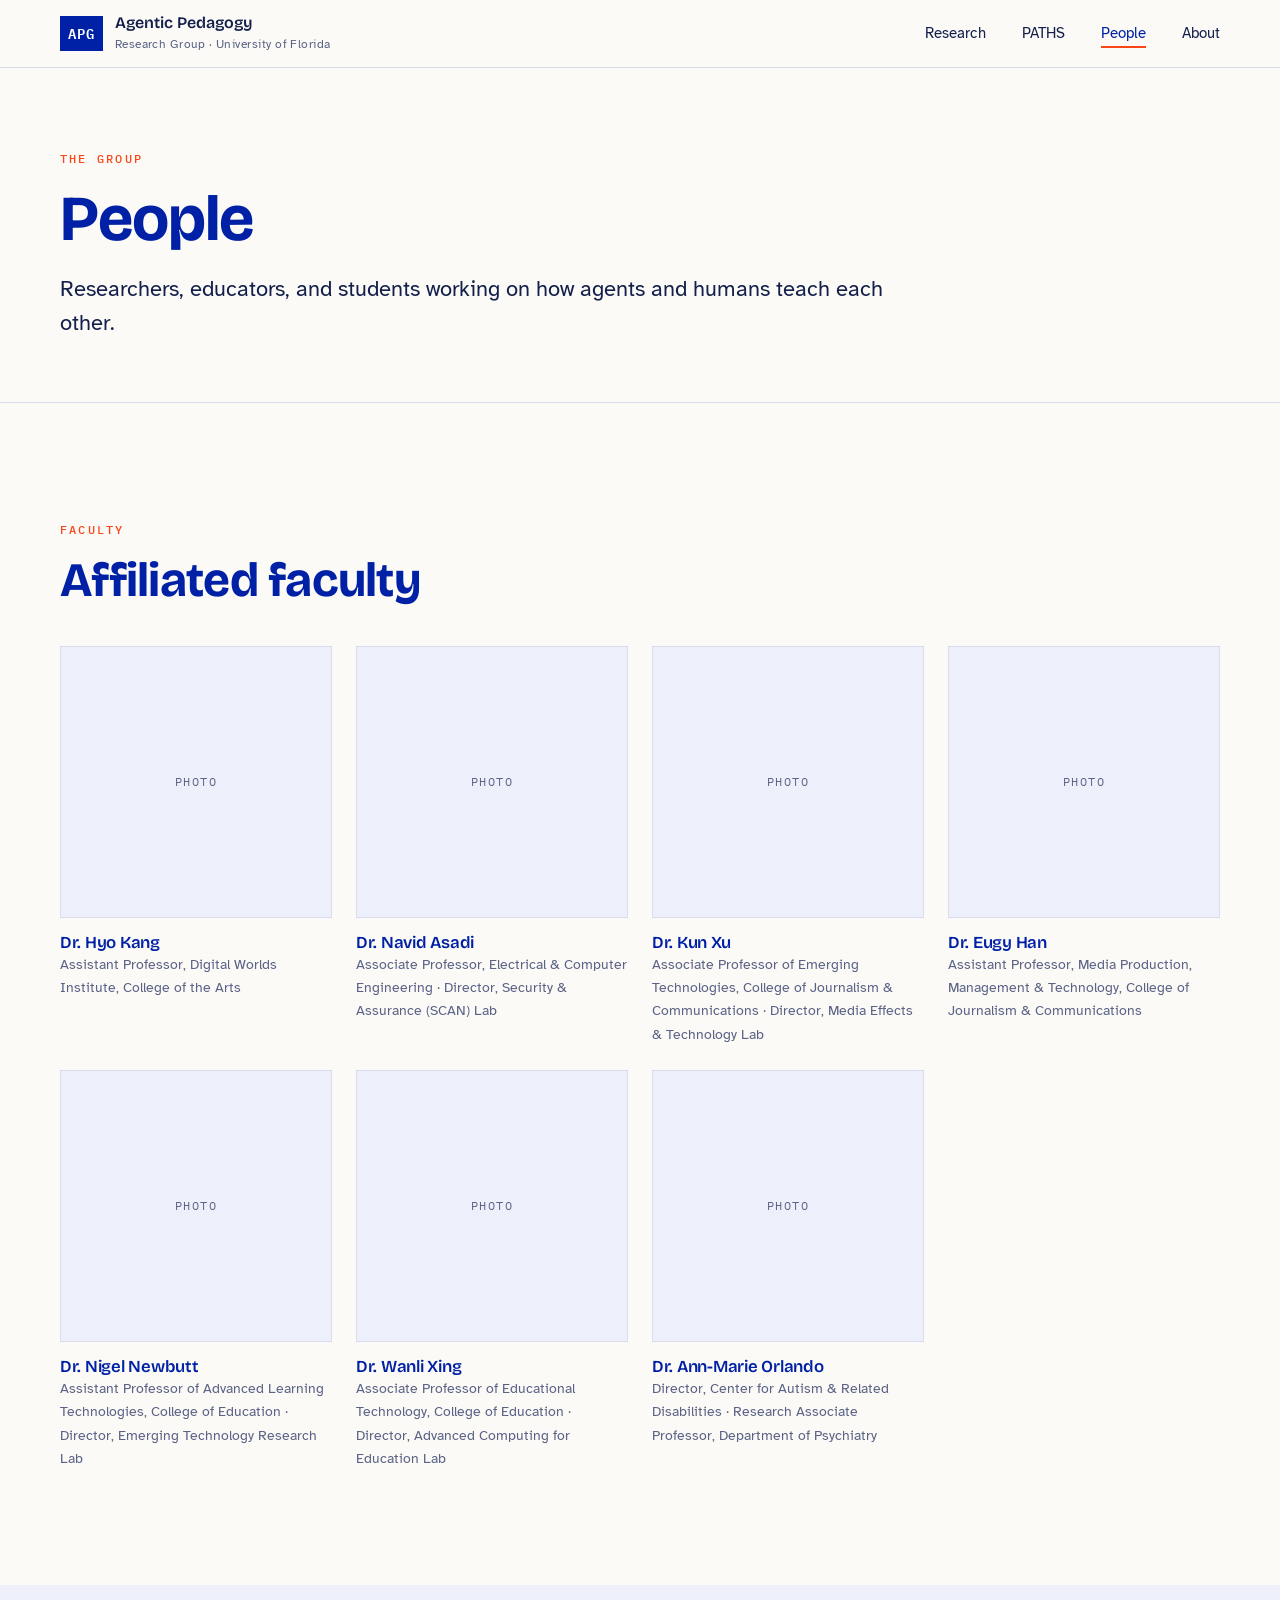
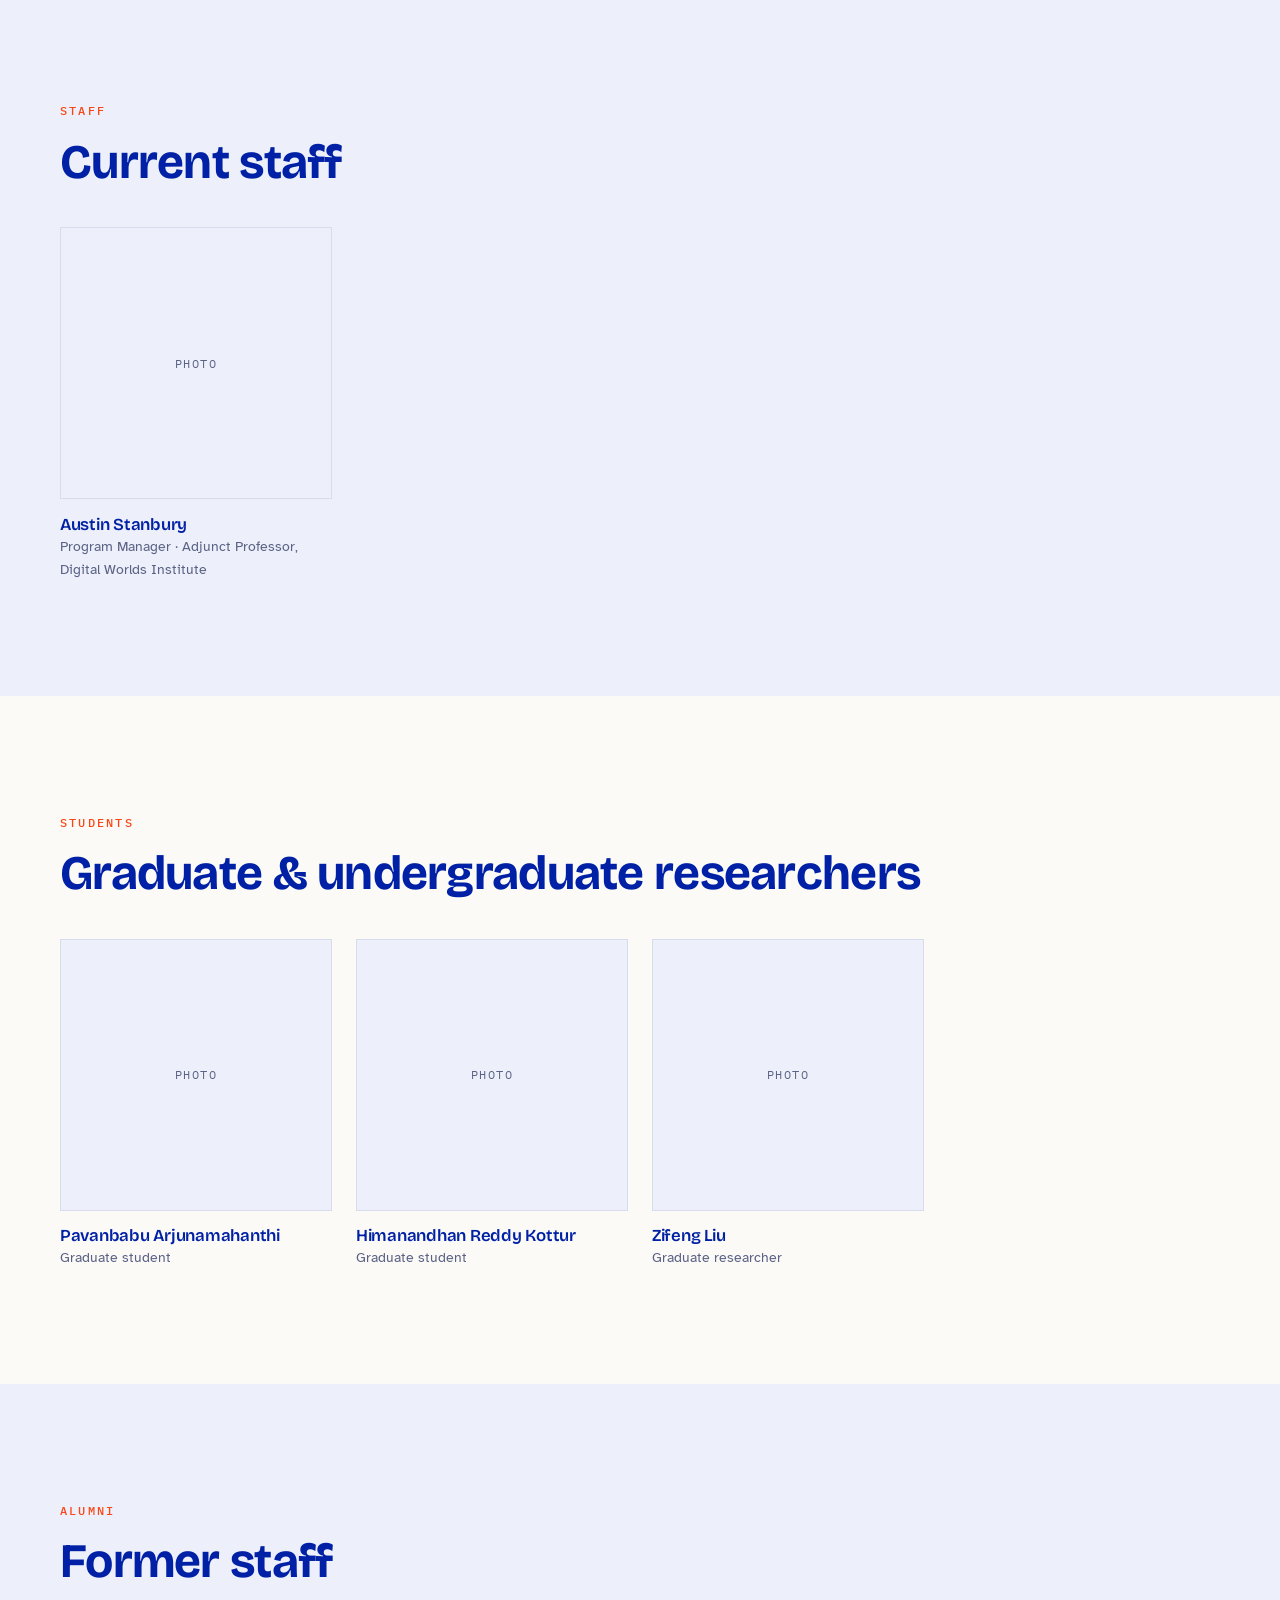
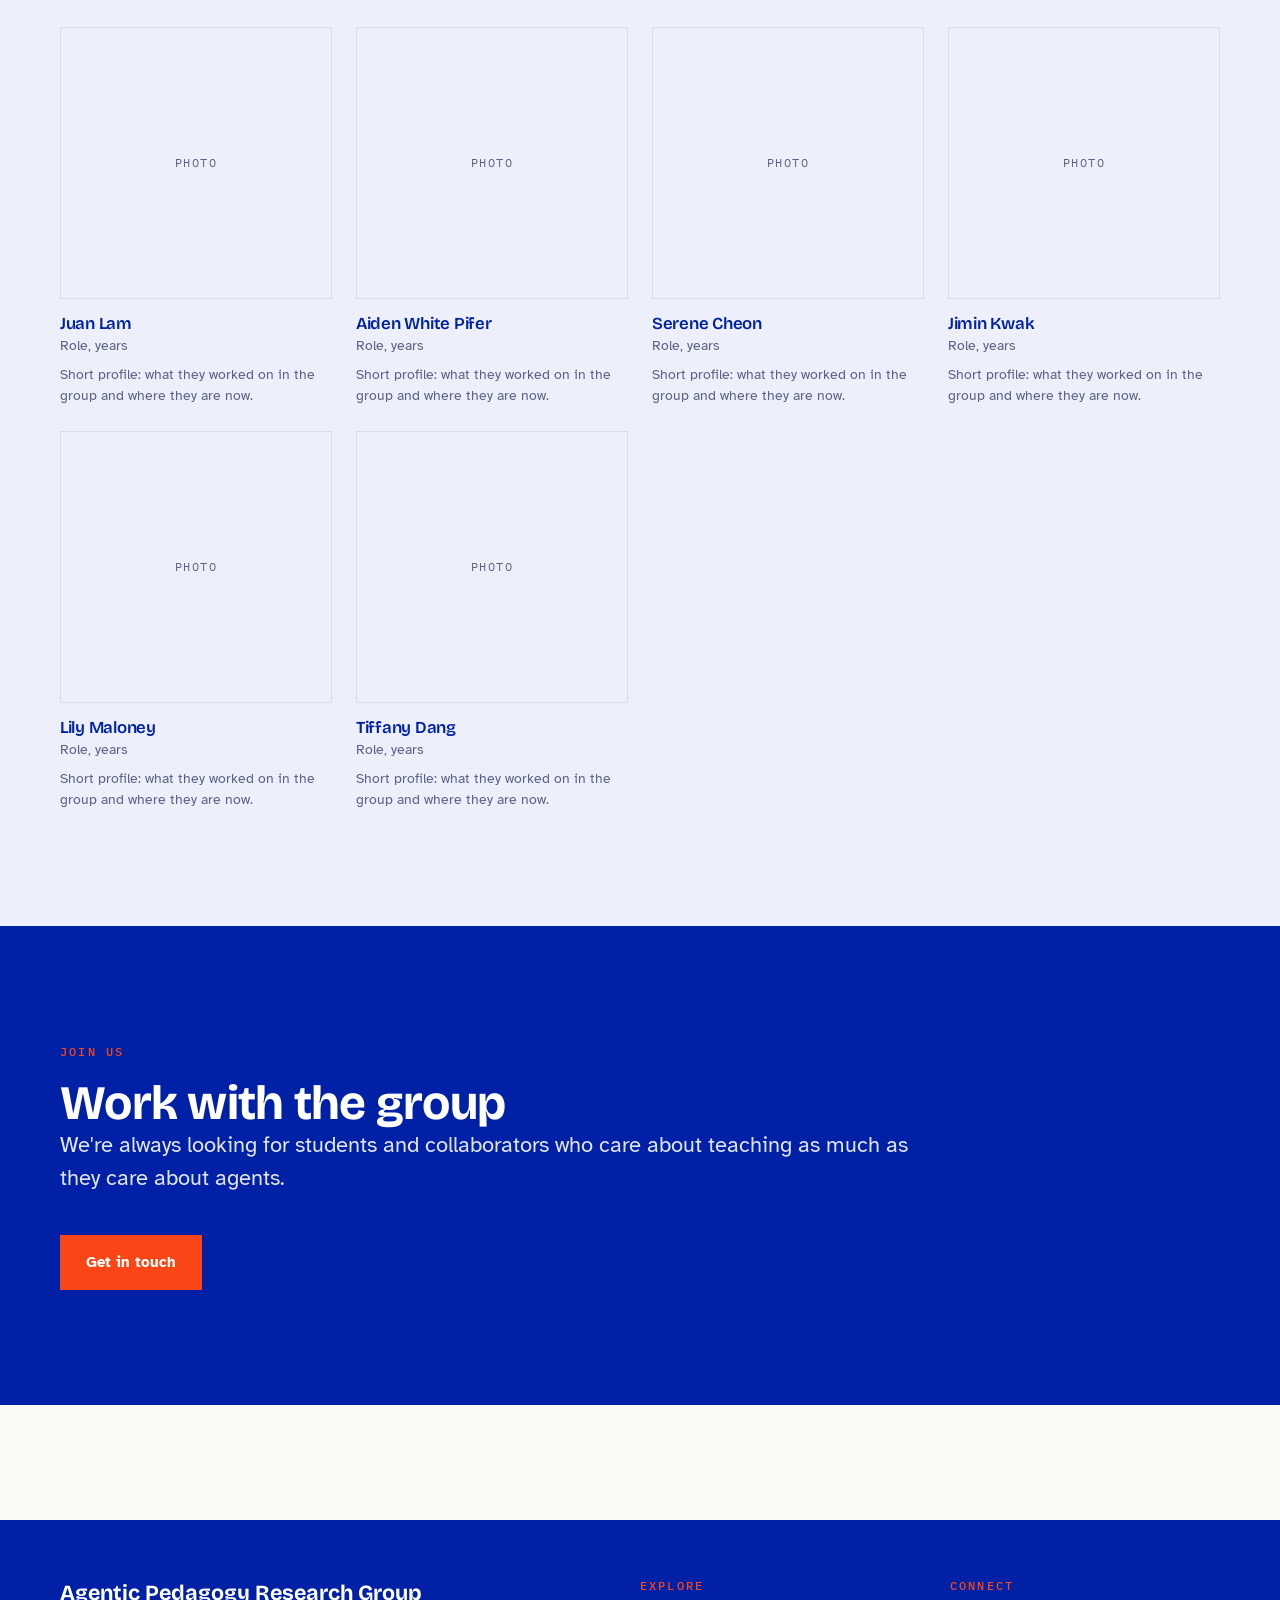
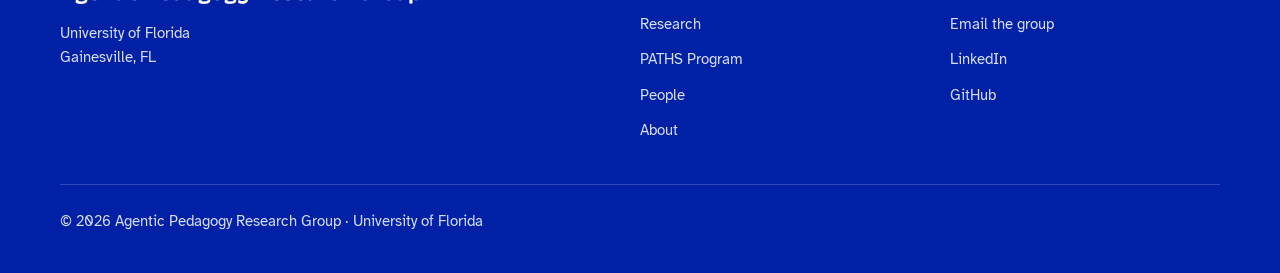
<file: people.html>
<!DOCTYPE html>
<html lang="en">
<head>
  <meta charset="UTF-8" />
  <meta name="viewport" content="width=device-width, initial-scale=1.0" />
  <title>People — Agentic Pedagogy Research Group</title>
  <meta name="description" content="The people of the Agentic Pedagogy Research Group at the University of Florida." />
  <link rel="preconnect" href="https://fonts.googleapis.com" />
  <link rel="preconnect" href="https://fonts.gstatic.com" crossorigin />
  <link href="https://fonts.googleapis.com/css2?family=Atkinson+Hyperlegible:ital,wght@0,400;0,700;1,400&family=Bricolage+Grotesque:opsz,wght@12..96,400..800&family=IBM+Plex+Mono:wght@400;500;600&display=swap" rel="stylesheet" />
  <link rel="stylesheet" href="css/site.css" />
</head>
<body>

  <header class="site-header">
    <div class="wrap">
      <a class="wordmark" href="index.html">
        <span class="wordmark-badge">APG</span>
        <span class="wordmark-text">
          <strong>Agentic Pedagogy</strong>
          <span>Research Group · University of Florida</span>
        </span>
      </a>
      <button class="nav-toggle" aria-expanded="false" aria-controls="site-nav">Menu</button>
      <nav class="site-nav" id="site-nav" aria-label="Primary">
        <ul>
          <li><a href="research.html">Research</a></li>
          <li><a href="paths.html">PATHS</a></li>
          <li><a href="people.html" aria-current="page">People</a></li>
          <li><a href="about.html">About</a></li>
        </ul>
      </nav>
    </div>
  </header>

  <main>

    <section class="page-hero">
      <div class="wrap">
        <span class="eyebrow">The Group</span>
        <h1>People</h1>
        <p class="lede">
          Researchers, educators, and students working on how agents and
          humans teach each other.
        </p>
      </div>
    </section>

    <section class="section">
      <div class="wrap">
        <span class="eyebrow">Faculty</span>
        <h2 style="margin-bottom: 2.5rem;">Affiliated faculty</h2>

        <!--
          Replace each .person-photo div with
          <img src="img/people/name.jpg" alt="Name" /> once photos exist.
          TODO: designate group roles (director, co-PIs) when decided.
        -->
        <div class="people-grid">
          <div class="person reveal">
            <div class="person-photo">PHOTO</div>
            <h3>Dr. Hyo Kang</h3>
            <p class="role">Assistant Professor, Digital Worlds Institute, College of the Arts</p>
          </div>
          <div class="person reveal">
            <div class="person-photo">PHOTO</div>
            <h3>Dr. Navid Asadi</h3>
            <p class="role">Associate Professor, Electrical &amp; Computer Engineering · Director, Security &amp; Assurance (SCAN) Lab</p>
          </div>
          <div class="person reveal">
            <div class="person-photo">PHOTO</div>
            <h3>Dr. Kun Xu</h3>
            <p class="role">Associate Professor of Emerging Technologies, College of Journalism &amp; Communications · Director, Media Effects &amp; Technology Lab</p>
          </div>
          <div class="person reveal">
            <div class="person-photo">PHOTO</div>
            <h3>Dr. Eugy Han</h3>
            <p class="role">Assistant Professor, Media Production, Management &amp; Technology, College of Journalism &amp; Communications</p>
          </div>
          <div class="person reveal">
            <div class="person-photo">PHOTO</div>
            <h3>Dr. Nigel Newbutt</h3>
            <p class="role">Assistant Professor of Advanced Learning Technologies, College of Education · Director, Emerging Technology Research Lab</p>
          </div>
          <div class="person reveal">
            <div class="person-photo">PHOTO</div>
            <h3>Dr. Wanli Xing</h3>
            <p class="role">Associate Professor of Educational Technology, College of Education · Director, Advanced Computing for Education Lab</p>
          </div>
          <div class="person reveal">
            <div class="person-photo">PHOTO</div>
            <h3>Dr. Ann-Marie Orlando</h3>
            <p class="role">Director, Center for Autism &amp; Related Disabilities · Research Associate Professor, Department of Psychiatry</p>
          </div>
        </div>
      </div>
    </section>

    <section class="section band-tint">
      <div class="wrap">
        <span class="eyebrow">Staff</span>
        <h2 style="margin-bottom: 2.5rem;">Current staff</h2>
        <div class="people-grid">
          <div class="person reveal">
            <div class="person-photo">PHOTO</div>
            <h3>Austin Stanbury</h3>
            <p class="role">Program Manager · Adjunct Professor, Digital Worlds Institute</p>
          </div>
        </div>
      </div>
    </section>

    <section class="section">
      <div class="wrap">
        <span class="eyebrow">Students</span>
        <h2 style="margin-bottom: 2.5rem;">Graduate &amp; undergraduate researchers</h2>
        <div class="people-grid">
          <div class="person reveal">
            <div class="person-photo">PHOTO</div>
            <h3>Pavanbabu Arjunamahanthi</h3>
            <p class="role">Graduate student<!-- TODO: program/department --></p>
          </div>
          <div class="person reveal">
            <div class="person-photo">PHOTO</div>
            <h3>Himanandhan Reddy Kottur</h3>
            <p class="role">Graduate student<!-- TODO: program/department --></p>
          </div>
          <div class="person reveal">
            <div class="person-photo">PHOTO</div>
            <h3>Zifeng Liu</h3>
            <p class="role">Graduate researcher<!-- TODO: program/department --></p>
          </div>
        </div>
      </div>
    </section>

    <section class="section band-tint">
      <div class="wrap">
        <span class="eyebrow">Alumni</span>
        <h2 style="margin-bottom: 2.5rem;">Former staff</h2>
        <!--
          Photos go in img/people/ — replace each PHOTO div with
          <img src="img/people/name.jpg" alt="Name" />.
          TODO per person: role + years, and a 1–2 sentence profile
          (what they worked on, where they are now).
        -->
        <div class="people-grid">
          <div class="person reveal">
            <div class="person-photo">PHOTO</div>
            <h3>Juan Lam</h3>
            <p class="role">Role, years</p>
            <p class="bio">Short profile: what they worked on in the group and where they are now.</p>
          </div>
          <div class="person reveal">
            <div class="person-photo">PHOTO</div>
            <h3>Aiden White Pifer</h3>
            <p class="role">Role, years</p>
            <p class="bio">Short profile: what they worked on in the group and where they are now.</p>
          </div>
          <div class="person reveal">
            <div class="person-photo">PHOTO</div>
            <h3>Serene Cheon</h3>
            <p class="role">Role, years</p>
            <p class="bio">Short profile: what they worked on in the group and where they are now.</p>
          </div>
          <div class="person reveal">
            <div class="person-photo">PHOTO</div>
            <h3>Jimin Kwak</h3>
            <p class="role">Role, years</p>
            <p class="bio">Short profile: what they worked on in the group and where they are now.</p>
          </div>
          <div class="person reveal">
            <div class="person-photo">PHOTO</div>
            <h3>Lily Maloney</h3>
            <p class="role">Role, years</p>
            <p class="bio">Short profile: what they worked on in the group and where they are now.</p>
          </div>
          <div class="person reveal">
            <div class="person-photo">PHOTO</div>
            <h3>Tiffany Dang</h3>
            <p class="role">Role, years</p>
            <p class="bio">Short profile: what they worked on in the group and where they are now.</p>
          </div>
        </div>
      </div>
    </section>

    <section class="section band-dark">
      <div class="wrap">
        <span class="eyebrow">Join us</span>
        <h2>Work with the group</h2>
        <p class="lede">
          <!-- TODO: real recruiting copy + application details -->
          We're always looking for students and collaborators who care about
          teaching as much as they care about agents.
        </p>
        <div class="hero-actions">
          <a class="btn btn-primary" href="about.html">Get in touch</a>
        </div>
      </div>
    </section>

  </main>

  <footer class="site-footer">
    <div class="wrap">
      <div class="footer-brand">
        <strong>Agentic Pedagogy Research Group</strong>
        <p>
          University of Florida<br />
          Gainesville, FL
        </p>
      </div>
      <div>
        <h4>Explore</h4>
        <ul>
          <li><a href="research.html">Research</a></li>
          <li><a href="paths.html">PATHS Program</a></li>
          <li><a href="people.html">People</a></li>
          <li><a href="about.html">About</a></li>
        </ul>
      </div>
      <div>
        <h4>Connect</h4>
        <ul>
          <li><a href="mailto:hello@example.ufl.edu">Email the group</a></li>
          <li><a href="#">LinkedIn</a></li>
          <li><a href="#">GitHub</a></li>
        </ul>
      </div>
      <p class="footer-legal">&copy; 2026 Agentic Pedagogy Research Group · University of Florida</p>
    </div>
  </footer>

  <script src="js/main.js"></script>
</body>
</html>
</file>
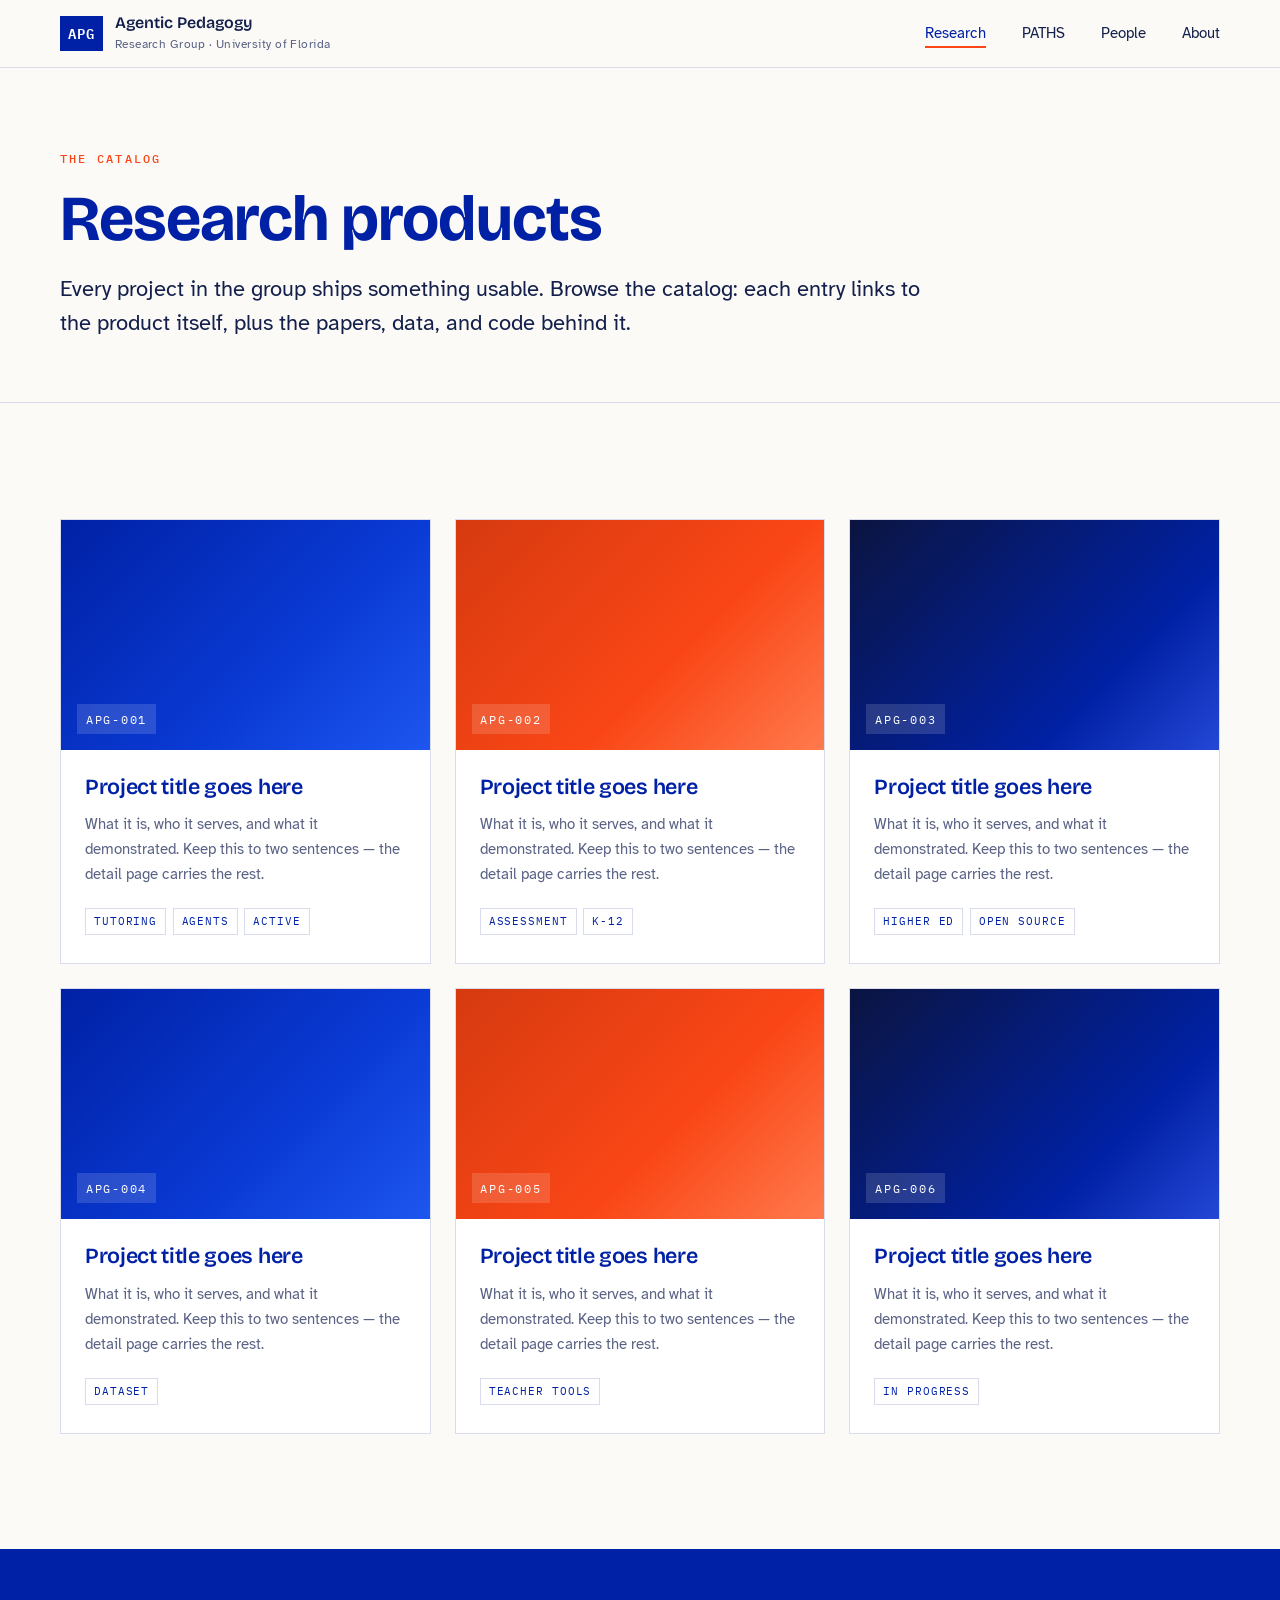
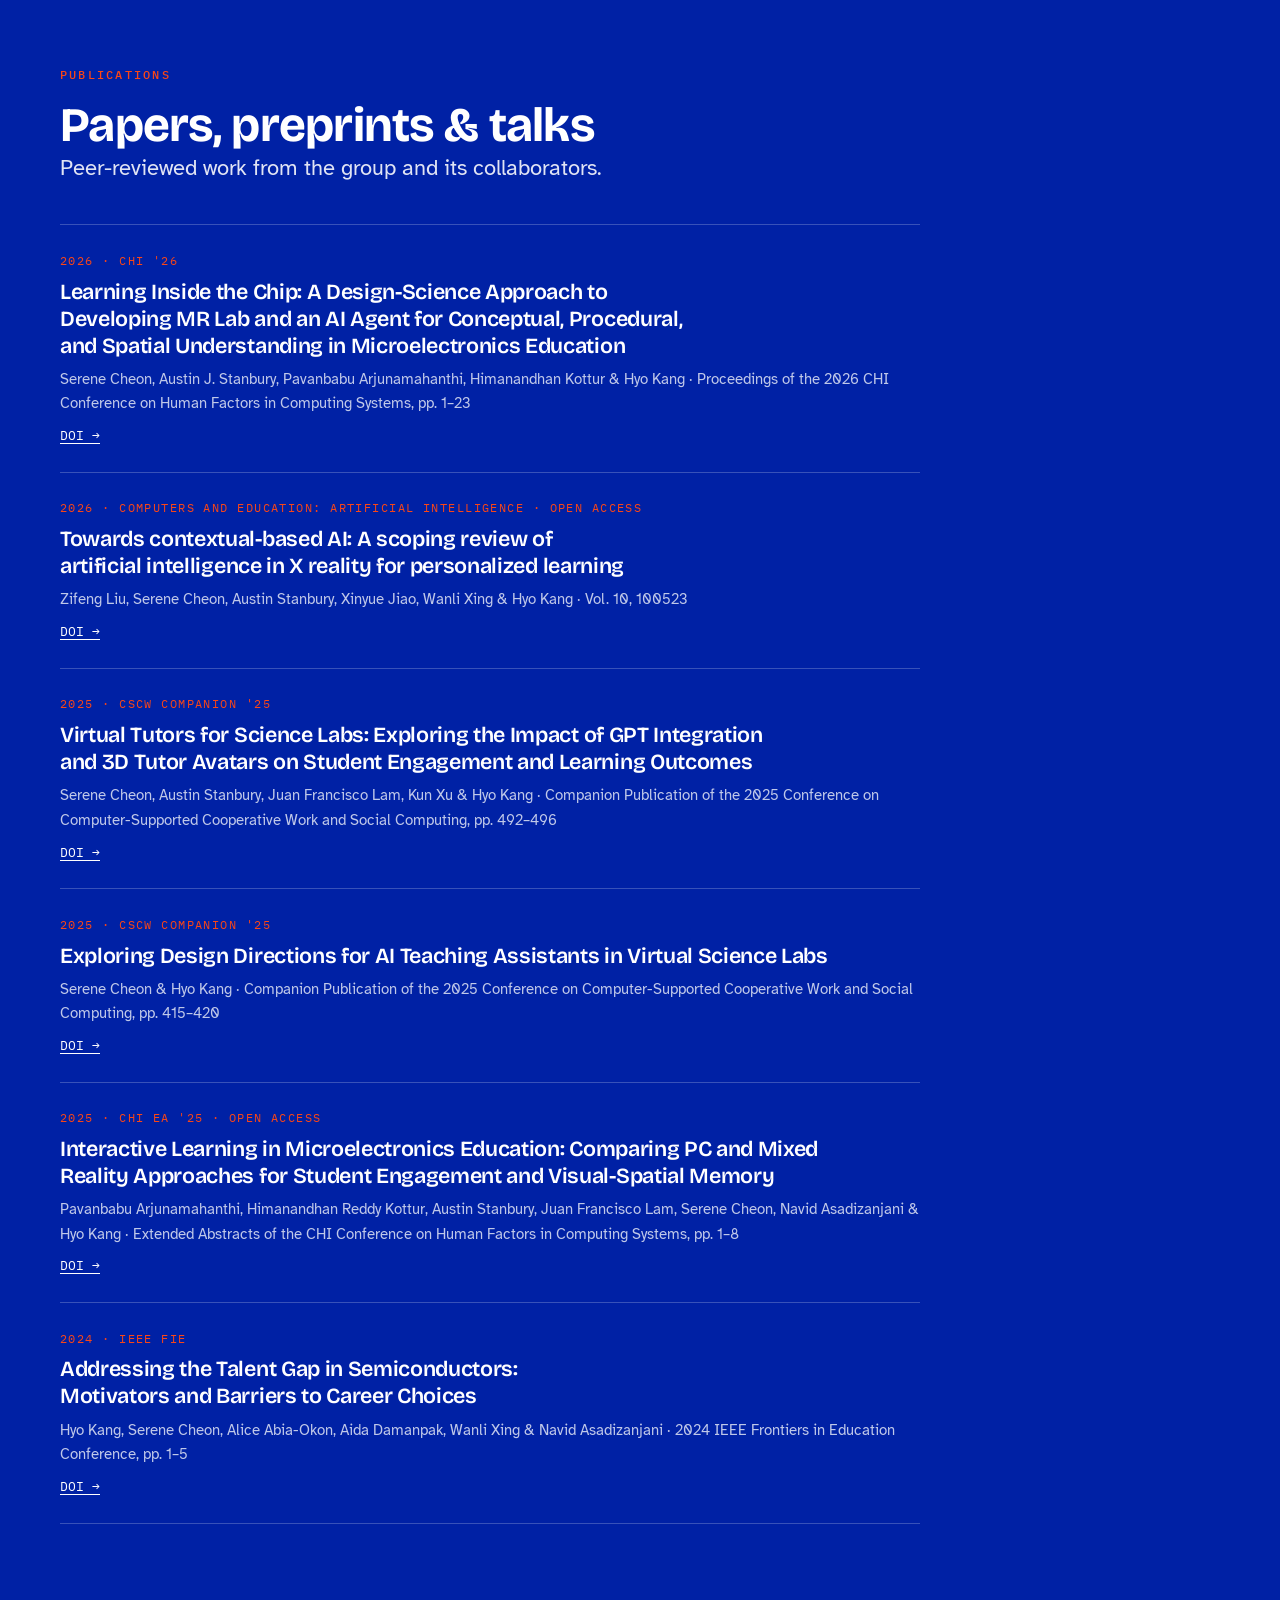
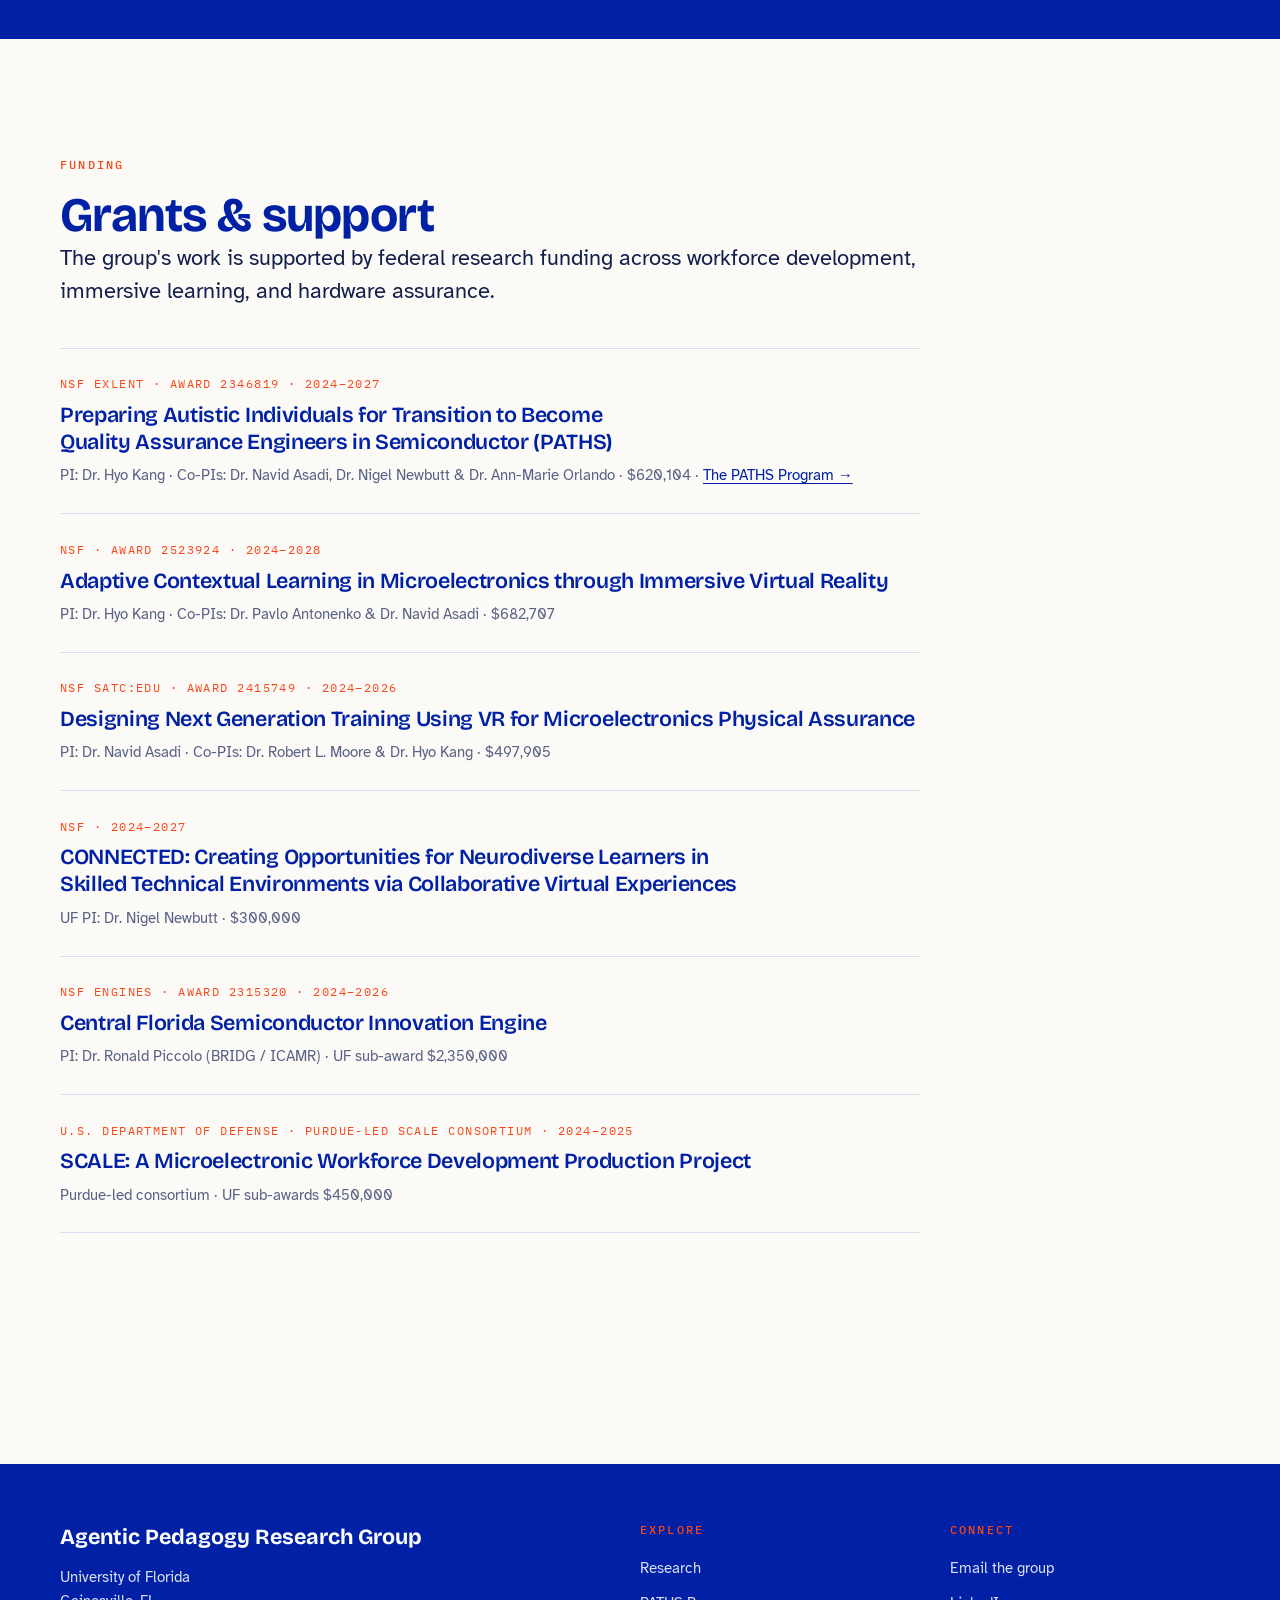
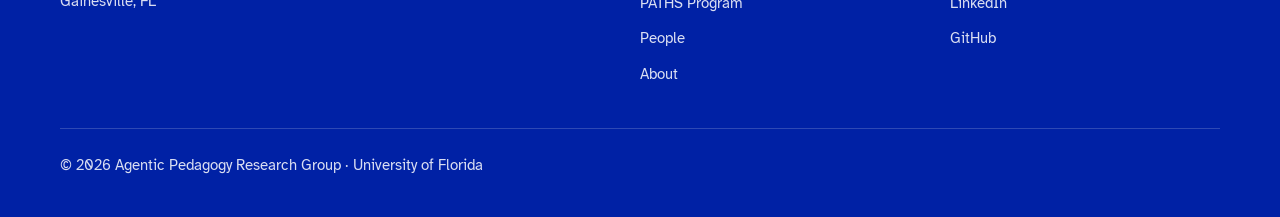
<file: research.html>
<!DOCTYPE html>
<html lang="en">
<head>
  <meta charset="UTF-8" />
  <meta name="viewport" content="width=device-width, initial-scale=1.0" />
  <title>Research — Agentic Pedagogy Research Group</title>
  <meta name="description" content="Research products from the Agentic Pedagogy Research Group: tutoring agents, assessment tools, datasets, and the findings behind them." />
  <link rel="preconnect" href="https://fonts.googleapis.com" />
  <link rel="preconnect" href="https://fonts.gstatic.com" crossorigin />
  <link href="https://fonts.googleapis.com/css2?family=Atkinson+Hyperlegible:ital,wght@0,400;0,700;1,400&family=Bricolage+Grotesque:opsz,wght@12..96,400..800&family=IBM+Plex+Mono:wght@400;500;600&display=swap" rel="stylesheet" />
  <link rel="stylesheet" href="css/site.css" />
</head>
<body>

  <header class="site-header">
    <div class="wrap">
      <a class="wordmark" href="index.html">
        <span class="wordmark-badge">APG</span>
        <span class="wordmark-text">
          <strong>Agentic Pedagogy</strong>
          <span>Research Group · University of Florida</span>
        </span>
      </a>
      <button class="nav-toggle" aria-expanded="false" aria-controls="site-nav">Menu</button>
      <nav class="site-nav" id="site-nav" aria-label="Primary">
        <ul>
          <li><a href="research.html" aria-current="page">Research</a></li>
          <li><a href="paths.html">PATHS</a></li>
          <li><a href="people.html">People</a></li>
          <li><a href="about.html">About</a></li>
        </ul>
      </nav>
    </div>
  </header>

  <main>

    <section class="page-hero">
      <div class="wrap">
        <span class="eyebrow">The Catalog</span>
        <h1>Research products</h1>
        <p class="lede">
          Every project in the group ships something usable. Browse the catalog:
          each entry links to the product itself, plus the papers, data, and
          code behind it.
        </p>
      </div>
    </section>

    <section class="section">
      <div class="wrap">
        <!--
          PLACEHOLDER CATALOG
          Copy a card per project. Each card wants:
          - a catalog code (APG-###)
          - a title
          - a 1–2 sentence description
          - tags (audience, domain, status)
          - the href to a detail page or the product itself
        -->
        <div class="card-grid">
          <a class="card reveal" href="#">
            <div class="card-media"><span class="code">APG-001</span></div>
            <div class="card-body">
              <h3>Project title goes here</h3>
              <p>What it is, who it serves, and what it demonstrated. Keep this to two sentences — the detail page carries the rest.</p>
              <div class="tags"><span class="tag">Tutoring</span><span class="tag">Agents</span><span class="tag">Active</span></div>
            </div>
          </a>
          <a class="card reveal" href="#">
            <div class="card-media"><span class="code">APG-002</span></div>
            <div class="card-body">
              <h3>Project title goes here</h3>
              <p>What it is, who it serves, and what it demonstrated. Keep this to two sentences — the detail page carries the rest.</p>
              <div class="tags"><span class="tag">Assessment</span><span class="tag">K-12</span></div>
            </div>
          </a>
          <a class="card reveal" href="#">
            <div class="card-media"><span class="code">APG-003</span></div>
            <div class="card-body">
              <h3>Project title goes here</h3>
              <p>What it is, who it serves, and what it demonstrated. Keep this to two sentences — the detail page carries the rest.</p>
              <div class="tags"><span class="tag">Higher Ed</span><span class="tag">Open Source</span></div>
            </div>
          </a>
          <a class="card reveal" href="#">
            <div class="card-media"><span class="code">APG-004</span></div>
            <div class="card-body">
              <h3>Project title goes here</h3>
              <p>What it is, who it serves, and what it demonstrated. Keep this to two sentences — the detail page carries the rest.</p>
              <div class="tags"><span class="tag">Dataset</span></div>
            </div>
          </a>
          <a class="card reveal" href="#">
            <div class="card-media"><span class="code">APG-005</span></div>
            <div class="card-body">
              <h3>Project title goes here</h3>
              <p>What it is, who it serves, and what it demonstrated. Keep this to two sentences — the detail page carries the rest.</p>
              <div class="tags"><span class="tag">Teacher Tools</span></div>
            </div>
          </a>
          <a class="card reveal" href="#">
            <div class="card-media"><span class="code">APG-006</span></div>
            <div class="card-body">
              <h3>Project title goes here</h3>
              <p>What it is, who it serves, and what it demonstrated. Keep this to two sentences — the detail page carries the rest.</p>
              <div class="tags"><span class="tag">In Progress</span></div>
            </div>
          </a>
        </div>
      </div>
    </section>

    <section class="section band-dark">
      <div class="wrap">
        <span class="eyebrow">Publications</span>
        <h2>Papers, preprints &amp; talks</h2>
        <p class="lede">
          Peer-reviewed work from the group and its collaborators.
        </p>
        <ol class="pub-list">
          <li class="pub reveal">
            <span class="pub-meta">2026 · CHI '26</span>
            <h3><a href="https://doi.org/10.1145/3772318.3793705">Learning Inside the Chip: A Design-Science Approach to Developing MR Lab and an AI Agent for Conceptual, Procedural, and Spatial Understanding in Microelectronics Education</a></h3>
            <p class="pub-authors">Serene Cheon, Austin J. Stanbury, Pavanbabu Arjunamahanthi, Himanandhan Kottur &amp; Hyo Kang · Proceedings of the 2026 CHI Conference on Human Factors in Computing Systems, pp. 1&ndash;23</p>
            <div class="pub-links">
              <a href="https://doi.org/10.1145/3772318.3793705">DOI &rarr;</a>
            </div>
          </li>
          <li class="pub reveal">
            <span class="pub-meta">2026 · Computers and Education: Artificial Intelligence · Open Access</span>
            <h3><a href="https://doi.org/10.1016/j.caeai.2025.100523">Towards contextual-based AI: A scoping review of artificial intelligence in X reality for personalized learning</a></h3>
            <p class="pub-authors">Zifeng Liu, Serene Cheon, Austin Stanbury, Xinyue Jiao, Wanli Xing &amp; Hyo Kang · Vol. 10, 100523</p>
            <div class="pub-links">
              <a href="https://doi.org/10.1016/j.caeai.2025.100523">DOI &rarr;</a>
            </div>
          </li>
          <li class="pub reveal">
            <span class="pub-meta">2025 · CSCW Companion '25</span>
            <h3><a href="https://doi.org/10.1145/3715070.3749276">Virtual Tutors for Science Labs: Exploring the Impact of GPT Integration and 3D Tutor Avatars on Student Engagement and Learning Outcomes</a></h3>
            <p class="pub-authors">Serene Cheon, Austin Stanbury, Juan Francisco Lam, Kun Xu &amp; Hyo Kang · Companion Publication of the 2025 Conference on Computer-Supported Cooperative Work and Social Computing, pp. 492&ndash;496</p>
            <div class="pub-links">
              <a href="https://doi.org/10.1145/3715070.3749276">DOI &rarr;</a>
            </div>
          </li>
          <li class="pub reveal">
            <span class="pub-meta">2025 · CSCW Companion '25</span>
            <h3><a href="https://doi.org/10.1145/3715070.3749263">Exploring Design Directions for AI Teaching Assistants in Virtual Science Labs</a></h3>
            <p class="pub-authors">Serene Cheon &amp; Hyo Kang · Companion Publication of the 2025 Conference on Computer-Supported Cooperative Work and Social Computing, pp. 415&ndash;420</p>
            <div class="pub-links">
              <a href="https://doi.org/10.1145/3715070.3749263">DOI &rarr;</a>
            </div>
          </li>
          <li class="pub reveal">
            <span class="pub-meta">2025 · CHI EA '25 · Open Access</span>
            <h3><a href="https://doi.org/10.1145/3706599.3721269">Interactive Learning in Microelectronics Education: Comparing PC and Mixed Reality Approaches for Student Engagement and Visual-Spatial Memory</a></h3>
            <p class="pub-authors">Pavanbabu Arjunamahanthi, Himanandhan Reddy Kottur, Austin Stanbury, Juan Francisco Lam, Serene Cheon, Navid Asadizanjani &amp; Hyo Kang · Extended Abstracts of the CHI Conference on Human Factors in Computing Systems, pp. 1&ndash;8</p>
            <div class="pub-links">
              <a href="https://doi.org/10.1145/3706599.3721269">DOI &rarr;</a>
            </div>
          </li>
          <li class="pub reveal">
            <span class="pub-meta">2024 · IEEE FIE</span>
            <h3><a href="https://doi.org/10.1109/FIE61694.2024.10893357">Addressing the Talent Gap in Semiconductors: Motivators and Barriers to Career Choices</a></h3>
            <p class="pub-authors">Hyo Kang, Serene Cheon, Alice Abia-Okon, Aida Damanpak, Wanli Xing &amp; Navid Asadizanjani · 2024 IEEE Frontiers in Education Conference, pp. 1&ndash;5</p>
            <div class="pub-links">
              <a href="https://doi.org/10.1109/FIE61694.2024.10893357">DOI &rarr;</a>
            </div>
          </li>
        </ol>
      </div>
    </section>

    <section class="section">
      <div class="wrap">
        <span class="eyebrow">Funding</span>
        <h2>Grants &amp; support</h2>
        <p class="lede">
          The group's work is supported by federal research funding across
          workforce development, immersive learning, and hardware assurance.
        </p>
        <ol class="pub-list">
          <li class="pub reveal">
            <span class="pub-meta">NSF ExLENT · Award 2346819 · 2024&ndash;2027</span>
            <h3>Preparing Autistic Individuals for Transition to Become Quality Assurance Engineers in Semiconductor (PATHS)</h3>
            <p class="pub-authors">PI: Dr. Hyo Kang · Co-PIs: Dr. Navid Asadi, Dr. Nigel Newbutt &amp; Dr. Ann-Marie Orlando · $620,104 · <a href="paths.html">The PATHS Program &rarr;</a></p>
          </li>
          <li class="pub reveal">
            <span class="pub-meta">NSF · Award 2523924 · 2024&ndash;2028</span>
            <h3>Adaptive Contextual Learning in Microelectronics through Immersive Virtual Reality</h3>
            <p class="pub-authors">PI: Dr. Hyo Kang · Co-PIs: Dr. Pavlo Antonenko &amp; Dr. Navid Asadi · $682,707</p>
          </li>
          <li class="pub reveal">
            <span class="pub-meta">NSF SaTC:EDU · Award 2415749 · 2024&ndash;2026</span>
            <h3>Designing Next Generation Training Using VR for Microelectronics Physical Assurance</h3>
            <p class="pub-authors">PI: Dr. Navid Asadi · Co-PIs: Dr. Robert L. Moore &amp; Dr. Hyo Kang · $497,905</p>
          </li>
          <li class="pub reveal">
            <span class="pub-meta">NSF · 2024&ndash;2027</span>
            <h3>CONNECTED: Creating Opportunities for Neurodiverse Learners in Skilled Technical Environments via Collaborative Virtual Experiences</h3>
            <p class="pub-authors">UF PI: Dr. Nigel Newbutt · $300,000</p>
          </li>
          <li class="pub reveal">
            <span class="pub-meta">NSF Engines · Award 2315320 · 2024&ndash;2026</span>
            <h3>Central Florida Semiconductor Innovation Engine</h3>
            <p class="pub-authors">PI: Dr. Ronald Piccolo (BRIDG / ICAMR) · UF sub-award $2,350,000</p>
          </li>
          <li class="pub reveal">
            <span class="pub-meta">U.S. Department of Defense · Purdue-led SCALE consortium · 2024&ndash;2025</span>
            <h3>SCALE: A Microelectronic Workforce Development Production Project</h3>
            <p class="pub-authors">Purdue-led consortium · UF sub-awards $450,000</p>
          </li>
        </ol>
      </div>
    </section>

  </main>

  <footer class="site-footer">
    <div class="wrap">
      <div class="footer-brand">
        <strong>Agentic Pedagogy Research Group</strong>
        <p>
          University of Florida<br />
          Gainesville, FL
        </p>
      </div>
      <div>
        <h4>Explore</h4>
        <ul>
          <li><a href="research.html">Research</a></li>
          <li><a href="paths.html">PATHS Program</a></li>
          <li><a href="people.html">People</a></li>
          <li><a href="about.html">About</a></li>
        </ul>
      </div>
      <div>
        <h4>Connect</h4>
        <ul>
          <li><a href="mailto:hello@example.ufl.edu">Email the group</a></li>
          <li><a href="#">LinkedIn</a></li>
          <li><a href="#">GitHub</a></li>
        </ul>
      </div>
      <p class="footer-legal">&copy; 2026 Agentic Pedagogy Research Group · University of Florida</p>
    </div>
  </footer>

  <script src="js/main.js"></script>
</body>
</html>
</file>
<file: css/site.css>
/* ==========================================================================
   Agentic Pedagogy Research Group — University of Florida
   Design tokens + site styles
   ========================================================================== */

:root {
  /* Color */
  --paper: #fbfaf7;
  --ink: #14204b;        /* deep navy-blue ink for body text */
  --uf-blue: #0021a5;    /* UF core blue — headings, bands */
  --uf-orange: #fa4616;  /* UF core orange — the single accent */
  --tint: #edf0fa;       /* pale blue surface */
  --muted: #5a6285;
  --line: #d9dcec;
  --white: #ffffff;

  /* Type */
  --font-display: "Bricolage Grotesque", "Arial Black", sans-serif;
  --font-body: "Atkinson Hyperlegible", "Segoe UI", sans-serif;
  --font-mono: "IBM Plex Mono", "Consolas", monospace;

  /* Rhythm */
  --measure: 62ch;
  --gutter: clamp(1.25rem, 4vw, 3rem);
  --section: clamp(4rem, 9vw, 7.5rem);
}

* { box-sizing: border-box; margin: 0; padding: 0; }

html { scroll-behavior: smooth; }

body {
  font-family: var(--font-body);
  font-size: 1.0625rem;
  line-height: 1.65;
  color: var(--ink);
  background: var(--paper);
  -webkit-font-smoothing: antialiased;
}

img { max-width: 100%; display: block; }

a { color: var(--uf-blue); text-decoration-thickness: 1px; text-underline-offset: 3px; }
a:hover { color: var(--uf-orange); }

:focus-visible {
  outline: 3px solid var(--uf-orange);
  outline-offset: 3px;
  border-radius: 2px;
}

.wrap {
  width: min(1160px, 100% - 2 * var(--gutter));
  margin-inline: auto;
}

/* --------------------------------------------------------------------------
   Typography
   -------------------------------------------------------------------------- */

h1, h2, h3 {
  font-family: var(--font-display);
  line-height: 1.05;
  letter-spacing: -0.015em;
  color: var(--uf-blue);
  text-wrap: balance;
}

.display {
  font-size: clamp(2.75rem, 7.5vw, 5.5rem);
  font-weight: 700;
}

h2 { font-size: clamp(1.9rem, 4vw, 3rem); font-weight: 700; }
h3 { font-size: 1.35rem; font-weight: 600; line-height: 1.25; }

.eyebrow {
  font-family: var(--font-mono);
  font-size: 0.78rem;
  font-weight: 500;
  letter-spacing: 0.18em;
  text-transform: uppercase;
  color: var(--uf-orange);
  display: block;
  margin-bottom: 1rem;
}

.lede {
  font-size: clamp(1.15rem, 2vw, 1.35rem);
  line-height: 1.55;
  max-width: var(--measure);
  color: var(--ink);
}

.muted { color: var(--muted); }

.prose { max-width: var(--measure); }
.prose p + p { margin-top: 1em; }

/* --------------------------------------------------------------------------
   Header / navigation
   -------------------------------------------------------------------------- */

.site-header {
  position: sticky;
  top: 0;
  z-index: 50;
  background: color-mix(in srgb, var(--paper) 92%, transparent);
  backdrop-filter: blur(8px);
  border-bottom: 1px solid var(--line);
}

.site-header .wrap {
  display: flex;
  align-items: center;
  justify-content: space-between;
  gap: 1rem;
  padding-block: 0.9rem;
}

.wordmark {
  display: flex;
  align-items: center;
  gap: 0.75rem;
  text-decoration: none;
}
.wordmark:hover .wordmark-badge { background: var(--uf-orange); }

.wordmark-badge {
  font-family: var(--font-mono);
  font-weight: 600;
  font-size: 0.9rem;
  letter-spacing: 0.06em;
  color: var(--white);
  background: var(--uf-blue);
  padding: 0.35rem 0.5rem;
  transition: background 0.2s ease;
}

.wordmark-text { line-height: 1.15; }
.wordmark-text strong {
  display: block;
  font-family: var(--font-display);
  font-size: 1rem;
  font-weight: 600;
  color: var(--ink);
}
.wordmark-text span {
  font-size: 0.75rem;
  color: var(--muted);
  letter-spacing: 0.04em;
}

.site-nav ul {
  display: flex;
  gap: clamp(1rem, 3vw, 2.25rem);
  list-style: none;
}

.site-nav a {
  font-size: 0.95rem;
  font-weight: 500;
  color: var(--ink);
  text-decoration: none;
  padding-block: 0.25rem;
  border-bottom: 2px solid transparent;
}
.site-nav a:hover { color: var(--uf-orange); }
.site-nav a[aria-current="page"] {
  color: var(--uf-blue);
  border-bottom-color: var(--uf-orange);
}

.nav-toggle {
  display: none;
  font-family: var(--font-mono);
  font-size: 0.8rem;
  letter-spacing: 0.1em;
  text-transform: uppercase;
  background: none;
  border: 1px solid var(--line);
  color: var(--ink);
  padding: 0.5rem 0.8rem;
  cursor: pointer;
}

@media (max-width: 720px) {
  .nav-toggle { display: block; }
  .site-nav {
    position: absolute;
    top: 100%;
    left: 0;
    right: 0;
    background: var(--paper);
    border-bottom: 1px solid var(--line);
    display: none;
  }
  .site-nav.open { display: block; }
  .site-nav ul {
    flex-direction: column;
    gap: 0;
    padding: 0.5rem var(--gutter) 1rem;
  }
  .site-nav a {
    display: block;
    padding: 0.75rem 0;
    border-bottom: none;
  }
}

/* --------------------------------------------------------------------------
   Hero
   -------------------------------------------------------------------------- */

.hero {
  padding-block: var(--section) calc(var(--section) * 0.8);
  position: relative;
  overflow: hidden;
}

.hero .display { max-width: 15ch; }

.hero .lede { margin-top: 1.75rem; }

.hero-actions {
  margin-top: 2.5rem;
  display: flex;
  flex-wrap: wrap;
  gap: 1rem;
}

/* The signature "path": an orange stroke drawn beneath the key word */
.path-underline { position: relative; display: inline-block; }
.path-underline svg {
  position: absolute;
  left: -2%;
  bottom: -0.12em;
  width: 104%;
  height: 0.35em;
  overflow: visible;
}
.path-underline path {
  fill: none;
  stroke: var(--uf-orange);
  stroke-width: 6;
  stroke-linecap: round;
}

@media (prefers-reduced-motion: no-preference) {
  .path-underline path {
    stroke-dasharray: 1;
    stroke-dashoffset: 1;
    animation: draw-path 0.9s ease-out 0.4s forwards;
  }
  @keyframes draw-path {
    to { stroke-dashoffset: 0; }
  }
}

/* --------------------------------------------------------------------------
   Buttons
   -------------------------------------------------------------------------- */

.btn {
  display: inline-block;
  font-family: var(--font-body);
  font-weight: 700;
  font-size: 0.95rem;
  text-decoration: none;
  padding: 0.8rem 1.5rem;
  border: 2px solid var(--uf-blue);
  transition: background 0.15s ease, color 0.15s ease, border-color 0.15s ease;
}

.btn-primary { background: var(--uf-blue); color: var(--white); }
.btn-primary:hover { background: var(--uf-orange); border-color: var(--uf-orange); color: var(--white); }

.btn-ghost { background: transparent; color: var(--uf-blue); }
.btn-ghost:hover { border-color: var(--uf-orange); color: var(--uf-orange); }

.band-dark .btn-primary { background: var(--uf-orange); border-color: var(--uf-orange); }
.band-dark .btn-primary:hover { background: var(--white); border-color: var(--white); color: var(--uf-blue); }

/* --------------------------------------------------------------------------
   Sections
   -------------------------------------------------------------------------- */

.section { padding-block: var(--section); }

.section-head {
  display: flex;
  align-items: flex-end;
  justify-content: space-between;
  gap: 2rem;
  margin-bottom: clamp(2rem, 5vw, 3.5rem);
}
.section-head .more {
  font-family: var(--font-mono);
  font-size: 0.85rem;
  white-space: nowrap;
}

.band-tint { background: var(--tint); }

.band-dark {
  background: var(--uf-blue);
  color: var(--white);
}
.band-dark h2, .band-dark h3 { color: var(--white); }
.band-dark .lede, .band-dark p { color: color-mix(in srgb, var(--white) 88%, var(--uf-blue)); }
.band-dark a { color: var(--white); }
.band-dark a:hover { color: var(--uf-orange); }

/* --------------------------------------------------------------------------
   Pillars (home: Group / PATHS / Research)
   -------------------------------------------------------------------------- */

.pillars {
  display: grid;
  grid-template-columns: repeat(3, 1fr);
  gap: 1.5rem;
}
@media (max-width: 860px) { .pillars { grid-template-columns: 1fr; } }

.pillar {
  background: var(--white);
  border: 1px solid var(--line);
  border-top: 3px solid var(--uf-blue);
  padding: 2rem 1.75rem;
  display: flex;
  flex-direction: column;
  gap: 0.9rem;
  text-decoration: none;
  color: var(--ink);
  transition: border-top-color 0.2s ease, transform 0.2s ease;
}
.pillar:hover { border-top-color: var(--uf-orange); transform: translateY(-3px); color: var(--ink); }
.pillar .eyebrow { margin-bottom: 0; }
.pillar p { color: var(--muted); font-size: 0.98rem; }
.pillar .pillar-go {
  margin-top: auto;
  font-family: var(--font-mono);
  font-size: 0.85rem;
  color: var(--uf-blue);
}
.pillar:hover .pillar-go { color: var(--uf-orange); }

/* --------------------------------------------------------------------------
   Research catalog cards
   -------------------------------------------------------------------------- */

.card-grid {
  display: grid;
  grid-template-columns: repeat(3, 1fr);
  gap: 1.5rem;
}
@media (max-width: 980px) { .card-grid { grid-template-columns: repeat(2, 1fr); } }
@media (max-width: 640px) { .card-grid { grid-template-columns: 1fr; } }

.card {
  background: var(--white);
  border: 1px solid var(--line);
  display: flex;
  flex-direction: column;
  text-decoration: none;
  color: var(--ink);
  transition: transform 0.2s ease, box-shadow 0.2s ease;
}
.card:hover {
  transform: translateY(-4px);
  box-shadow: 0 12px 32px rgba(20, 32, 75, 0.12);
  color: var(--ink);
}

.card-media {
  aspect-ratio: 16 / 10;
  background:
    linear-gradient(135deg, var(--uf-blue) 0%, #0a3ad4 60%, #1e56f0 100%);
  position: relative;
  display: flex;
  align-items: flex-end;
  padding: 1rem;
}
.card-media .code {
  font-family: var(--font-mono);
  font-size: 0.78rem;
  letter-spacing: 0.14em;
  color: var(--white);
  background: rgba(255, 255, 255, 0.14);
  padding: 0.3rem 0.55rem;
}
.card:nth-child(3n + 2) .card-media {
  background: linear-gradient(135deg, #d63a10 0%, var(--uf-orange) 60%, #ff7a4d 100%);
}
.card:nth-child(3n) .card-media {
  background: linear-gradient(135deg, #0b1440 0%, var(--uf-blue) 70%, #2447d6 100%);
}

.card-body { padding: 1.5rem 1.5rem 1.75rem; display: flex; flex-direction: column; gap: 0.7rem; flex: 1; }
.card-body h3 { color: var(--uf-blue); }
.card:hover .card-body h3 { color: var(--uf-orange); }
.card-body p { font-size: 0.95rem; color: var(--muted); }

.tags { display: flex; flex-wrap: wrap; gap: 0.4rem; margin-top: auto; padding-top: 0.6rem; }
.tag {
  font-family: var(--font-mono);
  font-size: 0.7rem;
  letter-spacing: 0.08em;
  text-transform: uppercase;
  color: var(--uf-blue);
  border: 1px solid var(--line);
  padding: 0.2rem 0.5rem;
}

/* --------------------------------------------------------------------------
   PATHS — the path itself (numbered steps on a connected orange line)
   -------------------------------------------------------------------------- */

.path-steps {
  list-style: none;
  position: relative;
  max-width: 760px;
  margin-top: 3rem;
}
.path-steps::before {
  content: "";
  position: absolute;
  left: 1.1rem;
  top: 1.5rem;
  bottom: 1.5rem;
  width: 3px;
  background: var(--uf-orange);
}

.path-step {
  position: relative;
  padding: 0 0 2.75rem 4rem;
}
.path-step:last-child { padding-bottom: 0; }

.path-step .node {
  position: absolute;
  left: 0;
  top: 0.1rem;
  width: 2.3rem;
  height: 2.3rem;
  border-radius: 50%;
  background: var(--paper);
  border: 3px solid var(--uf-orange);
  color: var(--uf-blue);
  font-family: var(--font-mono);
  font-weight: 600;
  font-size: 0.85rem;
  display: flex;
  align-items: center;
  justify-content: center;
}

.path-step h3 { margin-bottom: 0.4rem; }
.path-step p { color: var(--muted); max-width: 55ch; }

.band-dark .path-step .node { background: var(--uf-blue); color: var(--white); }
.band-dark .path-step p { color: color-mix(in srgb, var(--white) 80%, var(--uf-blue)); }

/* --------------------------------------------------------------------------
   Publications
   -------------------------------------------------------------------------- */

.pub-list {
  list-style: none;
  margin-top: 2.5rem;
  max-width: 860px;
}

.pub {
  padding-block: 1.6rem;
  border-top: 1px solid var(--line);
}
.pub:last-child { border-bottom: 1px solid var(--line); }

.pub-meta {
  font-family: var(--font-mono);
  font-size: 0.75rem;
  letter-spacing: 0.12em;
  text-transform: uppercase;
  color: var(--uf-orange);
  display: block;
  margin-bottom: 0.5rem;
}

.pub h3 { margin-bottom: 0.45rem; }
.pub h3 a { text-decoration: none; color: inherit; }
.pub h3 a:hover { color: var(--uf-orange); }

.pub-authors { font-size: 0.92rem; color: var(--muted); }

.pub-links {
  margin-top: 0.6rem;
  display: flex;
  gap: 1.25rem;
  font-family: var(--font-mono);
  font-size: 0.8rem;
}

.band-dark .pub { border-color: rgba(255, 255, 255, 0.22); }
.band-dark .pub-authors { color: color-mix(in srgb, var(--white) 75%, var(--uf-blue)); }

/* --------------------------------------------------------------------------
   People
   -------------------------------------------------------------------------- */

.people-grid {
  display: grid;
  grid-template-columns: repeat(4, 1fr);
  gap: 1.5rem;
}
@media (max-width: 1000px) { .people-grid { grid-template-columns: repeat(3, 1fr); } }
@media (max-width: 720px) { .people-grid { grid-template-columns: repeat(2, 1fr); } }
@media (max-width: 460px) { .people-grid { grid-template-columns: 1fr; } }

.person { text-align: left; }
.person-photo {
  aspect-ratio: 1;
  background: var(--tint);
  border: 1px solid var(--line);
  display: flex;
  align-items: center;
  justify-content: center;
  font-family: var(--font-mono);
  font-size: 0.75rem;
  letter-spacing: 0.12em;
  color: var(--muted);
  margin-bottom: 0.9rem;
}
.person h3 { font-size: 1.05rem; }
.person .role { font-size: 0.88rem; color: var(--muted); }

.person .bio {
  font-size: 0.88rem;
  color: var(--muted);
  margin-top: 0.45rem;
  line-height: 1.5;
}

/* --------------------------------------------------------------------------
   Stats / facts strip
   -------------------------------------------------------------------------- */

.facts {
  display: grid;
  grid-template-columns: repeat(3, 1fr);
  gap: 1.5rem;
  border-top: 1px solid var(--line);
  border-bottom: 1px solid var(--line);
  padding-block: 2.25rem;
}
@media (max-width: 720px) { .facts { grid-template-columns: 1fr; } }

.fact strong {
  display: block;
  font-family: var(--font-display);
  font-size: 2rem;
  color: var(--uf-blue);
  line-height: 1.1;
}
.fact span { font-size: 0.9rem; color: var(--muted); }

/* --------------------------------------------------------------------------
   Footer
   -------------------------------------------------------------------------- */

.site-footer {
  background: var(--uf-blue);
  color: var(--white);
  padding-block: 3.5rem 2.5rem;
  margin-top: var(--section);
}
.site-footer .wrap {
  display: grid;
  grid-template-columns: 2fr 1fr 1fr;
  gap: 2.5rem;
}
@media (max-width: 720px) { .site-footer .wrap { grid-template-columns: 1fr; } }

.site-footer h4 {
  font-family: var(--font-mono);
  font-size: 0.75rem;
  font-weight: 500;
  letter-spacing: 0.18em;
  text-transform: uppercase;
  color: var(--uf-orange);
  margin-bottom: 0.9rem;
}
.site-footer p, .site-footer a { font-size: 0.92rem; color: color-mix(in srgb, var(--white) 85%, var(--uf-blue)); }
.site-footer a { text-decoration: none; }
.site-footer a:hover { color: var(--uf-orange); }
.site-footer ul { list-style: none; }
.site-footer li + li { margin-top: 0.45rem; }

.footer-brand strong {
  display: block;
  font-family: var(--font-display);
  font-size: 1.35rem;
  color: var(--white);
  margin-bottom: 0.6rem;
}

.footer-legal {
  grid-column: 1 / -1;
  border-top: 1px solid rgba(255, 255, 255, 0.18);
  padding-top: 1.5rem;
  font-size: 0.8rem;
  color: color-mix(in srgb, var(--white) 65%, var(--uf-blue));
}

/* --------------------------------------------------------------------------
   Scroll reveal (respects reduced motion)
   -------------------------------------------------------------------------- */

@media (prefers-reduced-motion: no-preference) {
  .reveal {
    opacity: 0;
    transform: translateY(18px);
    transition: opacity 0.6s ease, transform 0.6s ease;
  }
  .reveal.in {
    opacity: 1;
    transform: none;
  }
}

/* --------------------------------------------------------------------------
   Page hero (interior pages)
   -------------------------------------------------------------------------- */

.page-hero {
  padding-block: calc(var(--section) * 0.7) calc(var(--section) * 0.55);
  border-bottom: 1px solid var(--line);
}
.page-hero h1 {
  font-size: clamp(2.4rem, 5.5vw, 4rem);
  font-weight: 700;
}
.page-hero .lede { margin-top: 1.25rem; }
</file>
